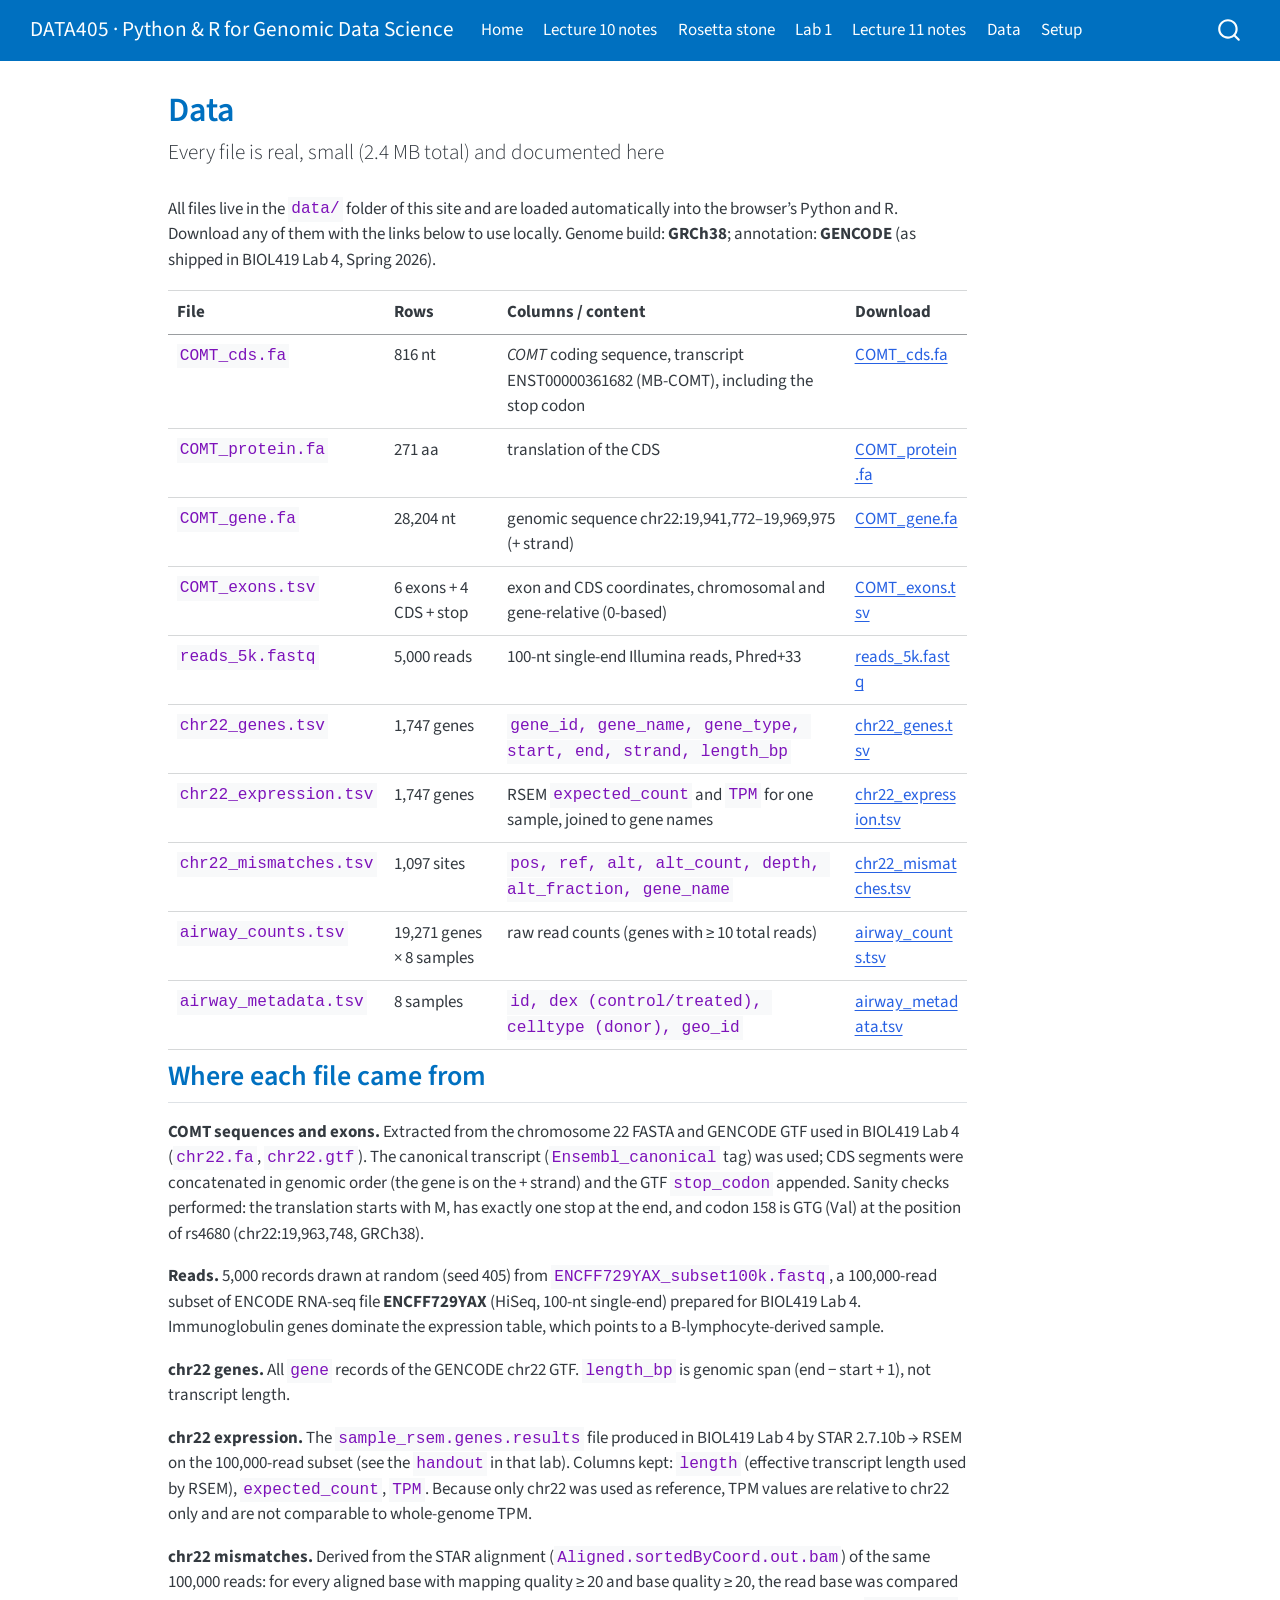
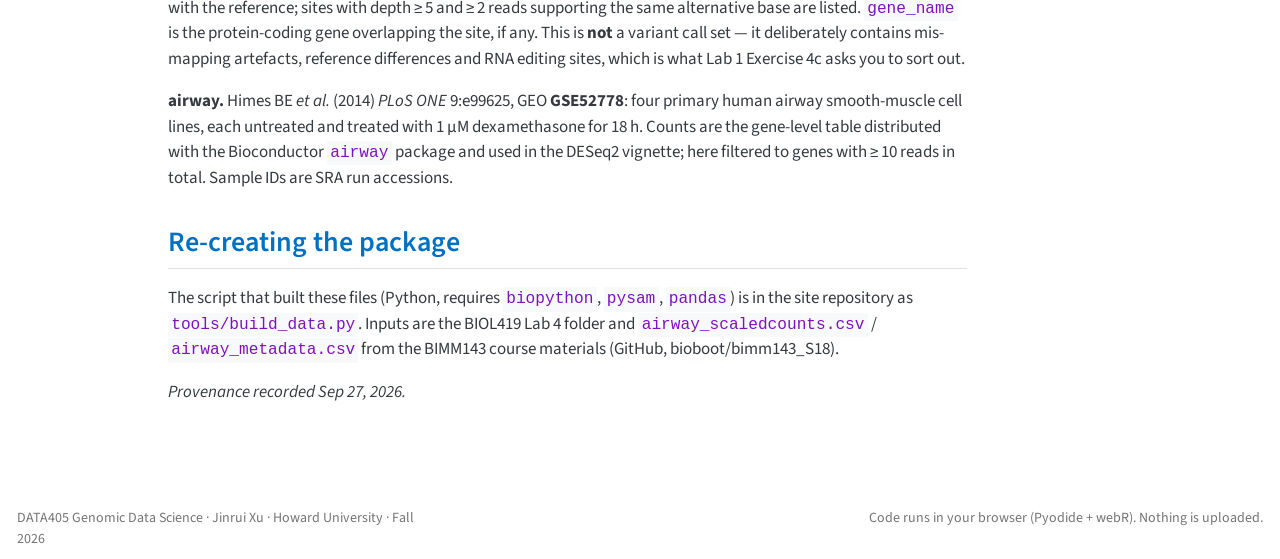
<file: docs/data.html>
<!DOCTYPE html>
<html xmlns="http://www.w3.org/1999/xhtml" lang="en" xml:lang="en"><head>

<meta charset="utf-8">
<meta name="generator" content="quarto-1.7.32">

<meta name="viewport" content="width=device-width, initial-scale=1.0, user-scalable=yes">


<title>Data – DATA405 · Python &amp; R for Genomic Data Science</title>
<style>
code{white-space: pre-wrap;}
span.smallcaps{font-variant: small-caps;}
div.columns{display: flex; gap: min(4vw, 1.5em);}
div.column{flex: auto; overflow-x: auto;}
div.hanging-indent{margin-left: 1.5em; text-indent: -1.5em;}
ul.task-list{list-style: none;}
ul.task-list li input[type="checkbox"] {
  width: 0.8em;
  margin: 0 0.8em 0.2em -1em; /* quarto-specific, see https://github.com/quarto-dev/quarto-cli/issues/4556 */ 
  vertical-align: middle;
}
</style>


<script src="site_libs/quarto-nav/quarto-nav.js"></script>
<script src="site_libs/quarto-nav/headroom.min.js"></script>
<script src="site_libs/clipboard/clipboard.min.js"></script>
<script src="site_libs/quarto-search/autocomplete.umd.js"></script>
<script src="site_libs/quarto-search/fuse.min.js"></script>
<script src="site_libs/quarto-search/quarto-search.js"></script>
<meta name="quarto:offset" content="./">
<script src="site_libs/quarto-html/quarto.js" type="module"></script>
<script src="site_libs/quarto-html/tabsets/tabsets.js" type="module"></script>
<script src="site_libs/quarto-html/popper.min.js"></script>
<script src="site_libs/quarto-html/tippy.umd.min.js"></script>
<script src="site_libs/quarto-html/anchor.min.js"></script>
<link href="site_libs/quarto-html/tippy.css" rel="stylesheet">
<link href="site_libs/quarto-html/quarto-syntax-highlighting-37eea08aefeeee20ff55810ff984fec1.css" rel="stylesheet" id="quarto-text-highlighting-styles">
<script src="site_libs/bootstrap/bootstrap.min.js"></script>
<link href="site_libs/bootstrap/bootstrap-icons.css" rel="stylesheet">
<link href="site_libs/bootstrap/bootstrap-c6fe8f099a88ecabc23f33ea3dbd3323.min.css" rel="stylesheet" append-hash="true" id="quarto-bootstrap" data-mode="light">
<script src="site_libs/quarto-contrib/live-runtime/live-runtime.js" type="module"></script>
<link href="site_libs/quarto-contrib/live-runtime/live-runtime.css" rel="stylesheet">
<script id="quarto-search-options" type="application/json">{
  "location": "navbar",
  "copy-button": false,
  "collapse-after": 3,
  "panel-placement": "end",
  "type": "overlay",
  "limit": 50,
  "keyboard-shortcut": [
    "f",
    "/",
    "s"
  ],
  "show-item-context": false,
  "language": {
    "search-no-results-text": "No results",
    "search-matching-documents-text": "matching documents",
    "search-copy-link-title": "Copy link to search",
    "search-hide-matches-text": "Hide additional matches",
    "search-more-match-text": "more match in this document",
    "search-more-matches-text": "more matches in this document",
    "search-clear-button-title": "Clear",
    "search-text-placeholder": "",
    "search-detached-cancel-button-title": "Cancel",
    "search-submit-button-title": "Submit",
    "search-label": "Search"
  }
}</script>
<script type="module" src="site_libs/quarto-ojs/quarto-ojs-runtime.js"></script>
<link href="site_libs/quarto-ojs/quarto-ojs.css" rel="stylesheet">


<link rel="stylesheet" href="styles.css">
</head>

<body class="nav-fixed quarto-light">

<div id="quarto-search-results"></div>
  <header id="quarto-header" class="headroom fixed-top">
    <nav class="navbar navbar-expand-lg " data-bs-theme="dark">
      <div class="navbar-container container-fluid">
      <div class="navbar-brand-container mx-auto">
    <a class="navbar-brand" href="./index.html">
    <span class="navbar-title">DATA405 · Python &amp; R for Genomic Data Science</span>
    </a>
  </div>
            <div id="quarto-search" class="" title="Search"></div>
          <button class="navbar-toggler" type="button" data-bs-toggle="collapse" data-bs-target="#navbarCollapse" aria-controls="navbarCollapse" role="menu" aria-expanded="false" aria-label="Toggle navigation" onclick="if (window.quartoToggleHeadroom) { window.quartoToggleHeadroom(); }">
  <span class="navbar-toggler-icon"></span>
</button>
          <div class="collapse navbar-collapse" id="navbarCollapse">
            <ul class="navbar-nav navbar-nav-scroll me-auto">
  <li class="nav-item">
    <a class="nav-link" href="./index.html"> 
<span class="menu-text">Home</span></a>
  </li>  
  <li class="nav-item">
    <a class="nav-link" href="./notes.html"> 
<span class="menu-text">Lecture 10 notes</span></a>
  </li>  
  <li class="nav-item">
    <a class="nav-link" href="./rosetta.html"> 
<span class="menu-text">Rosetta stone</span></a>
  </li>  
  <li class="nav-item">
    <a class="nav-link" href="./lab1.html"> 
<span class="menu-text">Lab 1</span></a>
  </li>  
  <li class="nav-item">
    <a class="nav-link" href="./stats.html"> 
<span class="menu-text">Lecture 11 notes</span></a>
  </li>  
  <li class="nav-item">
    <a class="nav-link active" href="./data.html" aria-current="page"> 
<span class="menu-text">Data</span></a>
  </li>  
  <li class="nav-item">
    <a class="nav-link" href="./setup.html"> 
<span class="menu-text">Setup</span></a>
  </li>  
</ul>
          </div> <!-- /navcollapse -->
            <div class="quarto-navbar-tools">
</div>
      </div> <!-- /container-fluid -->
    </nav>
</header>
<!-- content -->
<div id="quarto-content" class="quarto-container page-columns page-rows-contents page-layout-article page-navbar">
<!-- sidebar -->
<!-- margin-sidebar -->
    <div id="quarto-margin-sidebar" class="sidebar margin-sidebar">
        <nav id="TOC" role="doc-toc" class="toc-active">
    <h2 id="toc-title">On this page</h2>
   
  <ul>
  <li><a href="#where-each-file-came-from" id="toc-where-each-file-came-from" class="nav-link active" data-scroll-target="#where-each-file-came-from">Where each file came from</a></li>
  <li><a href="#re-creating-the-package" id="toc-re-creating-the-package" class="nav-link" data-scroll-target="#re-creating-the-package">Re-creating the package</a></li>
  </ul>
</nav>
    </div>
<!-- main -->
<main class="content" id="quarto-document-content">

<header id="title-block-header" class="quarto-title-block default">
<div class="quarto-title">
<h1 class="title">Data</h1>
<p class="subtitle lead">Every file is real, small (2.4 MB total) and documented here</p>
</div>



<div class="quarto-title-meta">

    
  
    
  </div>
  


</header>


<p>All files live in the <code>data/</code> folder of this site and are loaded automatically into the browser’s Python and R. Download any of them with the links below to use locally. Genome build: <strong>GRCh38</strong>; annotation: <strong>GENCODE</strong> (as shipped in BIOL419 Lab 4, Spring 2026).</p>
<table class="caption-top table">
<thead>
<tr class="header">
<th>File</th>
<th>Rows</th>
<th>Columns / content</th>
<th>Download</th>
</tr>
</thead>
<tbody>
<tr class="odd">
<td><code>COMT_cds.fa</code></td>
<td>816 nt</td>
<td><em>COMT</em> coding sequence, transcript ENST00000361682 (MB-COMT), including the stop codon</td>
<td><a href="data/COMT_cds.fa">COMT_cds.fa</a></td>
</tr>
<tr class="even">
<td><code>COMT_protein.fa</code></td>
<td>271 aa</td>
<td>translation of the CDS</td>
<td><a href="data/COMT_protein.fa">COMT_protein.fa</a></td>
</tr>
<tr class="odd">
<td><code>COMT_gene.fa</code></td>
<td>28,204 nt</td>
<td>genomic sequence chr22:19,941,772–19,969,975 (+ strand)</td>
<td><a href="data/COMT_gene.fa">COMT_gene.fa</a></td>
</tr>
<tr class="even">
<td><code>COMT_exons.tsv</code></td>
<td>6 exons + 4 CDS + stop</td>
<td>exon and CDS coordinates, chromosomal and gene-relative (0-based)</td>
<td><a href="data/COMT_exons.tsv">COMT_exons.tsv</a></td>
</tr>
<tr class="odd">
<td><code>reads_5k.fastq</code></td>
<td>5,000 reads</td>
<td>100-nt single-end Illumina reads, Phred+33</td>
<td><a href="data/reads_5k.fastq">reads_5k.fastq</a></td>
</tr>
<tr class="even">
<td><code>chr22_genes.tsv</code></td>
<td>1,747 genes</td>
<td><code>gene_id, gene_name, gene_type, start, end, strand, length_bp</code></td>
<td><a href="data/chr22_genes.tsv">chr22_genes.tsv</a></td>
</tr>
<tr class="odd">
<td><code>chr22_expression.tsv</code></td>
<td>1,747 genes</td>
<td>RSEM <code>expected_count</code> and <code>TPM</code> for one sample, joined to gene names</td>
<td><a href="data/chr22_expression.tsv">chr22_expression.tsv</a></td>
</tr>
<tr class="even">
<td><code>chr22_mismatches.tsv</code></td>
<td>1,097 sites</td>
<td><code>pos, ref, alt, alt_count, depth, alt_fraction, gene_name</code></td>
<td><a href="data/chr22_mismatches.tsv">chr22_mismatches.tsv</a></td>
</tr>
<tr class="odd">
<td><code>airway_counts.tsv</code></td>
<td>19,271 genes × 8 samples</td>
<td>raw read counts (genes with ≥ 10 total reads)</td>
<td><a href="data/airway_counts.tsv">airway_counts.tsv</a></td>
</tr>
<tr class="even">
<td><code>airway_metadata.tsv</code></td>
<td>8 samples</td>
<td><code>id, dex (control/treated), celltype (donor), geo_id</code></td>
<td><a href="data/airway_metadata.tsv">airway_metadata.tsv</a></td>
</tr>
</tbody>
</table>
<section id="where-each-file-came-from" class="level2">
<h2 class="anchored" data-anchor-id="where-each-file-came-from">Where each file came from</h2>
<p><strong>COMT sequences and exons.</strong> Extracted from the chromosome 22 FASTA and GENCODE GTF used in BIOL419 Lab 4 (<code>chr22.fa</code>, <code>chr22.gtf</code>). The canonical transcript (<code>Ensembl_canonical</code> tag) was used; CDS segments were concatenated in genomic order (the gene is on the + strand) and the GTF <code>stop_codon</code> appended. Sanity checks performed: the translation starts with M, has exactly one stop at the end, and codon 158 is GTG (Val) at the position of rs4680 (chr22:19,963,748, GRCh38).</p>
<p><strong>Reads.</strong> 5,000 records drawn at random (seed 405) from <code>ENCFF729YAX_subset100k.fastq</code>, a 100,000-read subset of ENCODE RNA-seq file <strong>ENCFF729YAX</strong> (HiSeq, 100-nt single-end) prepared for BIOL419 Lab 4. Immunoglobulin genes dominate the expression table, which points to a B-lymphocyte-derived sample.</p>
<p><strong>chr22 genes.</strong> All <code>gene</code> records of the GENCODE chr22 GTF. <code>length_bp</code> is genomic span (end − start + 1), not transcript length.</p>
<p><strong>chr22 expression.</strong> The <code>sample_rsem.genes.results</code> file produced in BIOL419 Lab 4 by STAR 2.7.10b → RSEM on the 100,000-read subset (see the <code>handout</code> in that lab). Columns kept: <code>length</code> (effective transcript length used by RSEM), <code>expected_count</code>, <code>TPM</code>. Because only chr22 was used as reference, TPM values are relative to chr22 only and are not comparable to whole-genome TPM.</p>
<p><strong>chr22 mismatches.</strong> Derived from the STAR alignment (<code>Aligned.sortedByCoord.out.bam</code>) of the same 100,000 reads: for every aligned base with mapping quality ≥ 20 and base quality ≥ 20, the read base was compared with the reference; sites with depth ≥ 5 and ≥ 2 reads supporting the same alternative base are listed. <code>gene_name</code> is the protein-coding gene overlapping the site, if any. This is <strong>not</strong> a variant call set — it deliberately contains mis-mapping artefacts, reference differences and RNA editing sites, which is what Lab 1 Exercise 4c asks you to sort out.</p>
<p><strong>airway.</strong> Himes BE <em>et al.</em> (2014) <em>PLoS ONE</em> 9:e99625, GEO <strong>GSE52778</strong>: four primary human airway smooth-muscle cell lines, each untreated and treated with 1 µM dexamethasone for 18 h. Counts are the gene-level table distributed with the Bioconductor <code>airway</code> package and used in the DESeq2 vignette; here filtered to genes with ≥ 10 reads in total. Sample IDs are SRA run accessions.</p>
</section>
<section id="re-creating-the-package" class="level2">
<h2 class="anchored" data-anchor-id="re-creating-the-package">Re-creating the package</h2>
<p>The script that built these files (Python, requires <code>biopython</code>, <code>pysam</code>, <code>pandas</code>) is in the site repository as <code>tools/build_data.py</code>. Inputs are the BIOL419 Lab 4 folder and <code>airway_scaledcounts.csv</code> / <code>airway_metadata.csv</code> from the BIMM143 course materials (GitHub, bioboot/bimm143_S18).</p>
<p><em>Provenance recorded Sep 27, 2026.</em></p>


<script type="ojs-module-contents">
eyJjb250ZW50cyI6W119
</script>
<div id="exercise-loading-indicator" class="exercise-loading-indicator d-none d-flex align-items-center gap-2">
<div id="exercise-loading-status" class="d-flex gap-2">

</div>
<div class="spinner-grow spinner-grow-sm">

</div>
</div>
<script type="vfs-file">
W10=
</script>
</section>

</main> <!-- /main -->
<script type="ojs-module-contents">
eyJjb250ZW50cyI6W119
</script>
<script type="module">
if (window.location.protocol === "file:") { alert("The OJS runtime does not work with file:// URLs. Please use a web server to view this document."); }
window._ojs.paths.runtimeToDoc = "../..";
window._ojs.paths.runtimeToRoot = "../..";
window._ojs.paths.docToRoot = "";
window._ojs.selfContained = false;
window._ojs.runtime.interpretFromScriptTags();
</script>
<script id="quarto-html-after-body" type="application/javascript">
  window.document.addEventListener("DOMContentLoaded", function (event) {
    const icon = "";
    const anchorJS = new window.AnchorJS();
    anchorJS.options = {
      placement: 'right',
      icon: icon
    };
    anchorJS.add('.anchored');
    const isCodeAnnotation = (el) => {
      for (const clz of el.classList) {
        if (clz.startsWith('code-annotation-')) {                     
          return true;
        }
      }
      return false;
    }
    const onCopySuccess = function(e) {
      // button target
      const button = e.trigger;
      // don't keep focus
      button.blur();
      // flash "checked"
      button.classList.add('code-copy-button-checked');
      var currentTitle = button.getAttribute("title");
      button.setAttribute("title", "Copied!");
      let tooltip;
      if (window.bootstrap) {
        button.setAttribute("data-bs-toggle", "tooltip");
        button.setAttribute("data-bs-placement", "left");
        button.setAttribute("data-bs-title", "Copied!");
        tooltip = new bootstrap.Tooltip(button, 
          { trigger: "manual", 
            customClass: "code-copy-button-tooltip",
            offset: [0, -8]});
        tooltip.show();    
      }
      setTimeout(function() {
        if (tooltip) {
          tooltip.hide();
          button.removeAttribute("data-bs-title");
          button.removeAttribute("data-bs-toggle");
          button.removeAttribute("data-bs-placement");
        }
        button.setAttribute("title", currentTitle);
        button.classList.remove('code-copy-button-checked');
      }, 1000);
      // clear code selection
      e.clearSelection();
    }
    const getTextToCopy = function(trigger) {
        const codeEl = trigger.previousElementSibling.cloneNode(true);
        for (const childEl of codeEl.children) {
          if (isCodeAnnotation(childEl)) {
            childEl.remove();
          }
        }
        return codeEl.innerText;
    }
    const clipboard = new window.ClipboardJS('.code-copy-button:not([data-in-quarto-modal])', {
      text: getTextToCopy
    });
    clipboard.on('success', onCopySuccess);
    if (window.document.getElementById('quarto-embedded-source-code-modal')) {
      const clipboardModal = new window.ClipboardJS('.code-copy-button[data-in-quarto-modal]', {
        text: getTextToCopy,
        container: window.document.getElementById('quarto-embedded-source-code-modal')
      });
      clipboardModal.on('success', onCopySuccess);
    }
      var localhostRegex = new RegExp(/^(?:http|https):\/\/localhost\:?[0-9]*\//);
      var mailtoRegex = new RegExp(/^mailto:/);
        var filterRegex = new RegExp('/' + window.location.host + '/');
      var isInternal = (href) => {
          return filterRegex.test(href) || localhostRegex.test(href) || mailtoRegex.test(href);
      }
      // Inspect non-navigation links and adorn them if external
     var links = window.document.querySelectorAll('a[href]:not(.nav-link):not(.navbar-brand):not(.toc-action):not(.sidebar-link):not(.sidebar-item-toggle):not(.pagination-link):not(.no-external):not([aria-hidden]):not(.dropdown-item):not(.quarto-navigation-tool):not(.about-link)');
      for (var i=0; i<links.length; i++) {
        const link = links[i];
        if (!isInternal(link.href)) {
          // undo the damage that might have been done by quarto-nav.js in the case of
          // links that we want to consider external
          if (link.dataset.originalHref !== undefined) {
            link.href = link.dataset.originalHref;
          }
        }
      }
    function tippyHover(el, contentFn, onTriggerFn, onUntriggerFn) {
      const config = {
        allowHTML: true,
        maxWidth: 500,
        delay: 100,
        arrow: false,
        appendTo: function(el) {
            return el.parentElement;
        },
        interactive: true,
        interactiveBorder: 10,
        theme: 'quarto',
        placement: 'bottom-start',
      };
      if (contentFn) {
        config.content = contentFn;
      }
      if (onTriggerFn) {
        config.onTrigger = onTriggerFn;
      }
      if (onUntriggerFn) {
        config.onUntrigger = onUntriggerFn;
      }
      window.tippy(el, config); 
    }
    const noterefs = window.document.querySelectorAll('a[role="doc-noteref"]');
    for (var i=0; i<noterefs.length; i++) {
      const ref = noterefs[i];
      tippyHover(ref, function() {
        // use id or data attribute instead here
        let href = ref.getAttribute('data-footnote-href') || ref.getAttribute('href');
        try { href = new URL(href).hash; } catch {}
        const id = href.replace(/^#\/?/, "");
        const note = window.document.getElementById(id);
        if (note) {
          return note.innerHTML;
        } else {
          return "";
        }
      });
    }
    const xrefs = window.document.querySelectorAll('a.quarto-xref');
    const processXRef = (id, note) => {
      // Strip column container classes
      const stripColumnClz = (el) => {
        el.classList.remove("page-full", "page-columns");
        if (el.children) {
          for (const child of el.children) {
            stripColumnClz(child);
          }
        }
      }
      stripColumnClz(note)
      if (id === null || id.startsWith('sec-')) {
        // Special case sections, only their first couple elements
        const container = document.createElement("div");
        if (note.children && note.children.length > 2) {
          container.appendChild(note.children[0].cloneNode(true));
          for (let i = 1; i < note.children.length; i++) {
            const child = note.children[i];
            if (child.tagName === "P" && child.innerText === "") {
              continue;
            } else {
              container.appendChild(child.cloneNode(true));
              break;
            }
          }
          if (window.Quarto?.typesetMath) {
            window.Quarto.typesetMath(container);
          }
          return container.innerHTML
        } else {
          if (window.Quarto?.typesetMath) {
            window.Quarto.typesetMath(note);
          }
          return note.innerHTML;
        }
      } else {
        // Remove any anchor links if they are present
        const anchorLink = note.querySelector('a.anchorjs-link');
        if (anchorLink) {
          anchorLink.remove();
        }
        if (window.Quarto?.typesetMath) {
          window.Quarto.typesetMath(note);
        }
        if (note.classList.contains("callout")) {
          return note.outerHTML;
        } else {
          return note.innerHTML;
        }
      }
    }
    for (var i=0; i<xrefs.length; i++) {
      const xref = xrefs[i];
      tippyHover(xref, undefined, function(instance) {
        instance.disable();
        let url = xref.getAttribute('href');
        let hash = undefined; 
        if (url.startsWith('#')) {
          hash = url;
        } else {
          try { hash = new URL(url).hash; } catch {}
        }
        if (hash) {
          const id = hash.replace(/^#\/?/, "");
          const note = window.document.getElementById(id);
          if (note !== null) {
            try {
              const html = processXRef(id, note.cloneNode(true));
              instance.setContent(html);
            } finally {
              instance.enable();
              instance.show();
            }
          } else {
            // See if we can fetch this
            fetch(url.split('#')[0])
            .then(res => res.text())
            .then(html => {
              const parser = new DOMParser();
              const htmlDoc = parser.parseFromString(html, "text/html");
              const note = htmlDoc.getElementById(id);
              if (note !== null) {
                const html = processXRef(id, note);
                instance.setContent(html);
              } 
            }).finally(() => {
              instance.enable();
              instance.show();
            });
          }
        } else {
          // See if we can fetch a full url (with no hash to target)
          // This is a special case and we should probably do some content thinning / targeting
          fetch(url)
          .then(res => res.text())
          .then(html => {
            const parser = new DOMParser();
            const htmlDoc = parser.parseFromString(html, "text/html");
            const note = htmlDoc.querySelector('main.content');
            if (note !== null) {
              // This should only happen for chapter cross references
              // (since there is no id in the URL)
              // remove the first header
              if (note.children.length > 0 && note.children[0].tagName === "HEADER") {
                note.children[0].remove();
              }
              const html = processXRef(null, note);
              instance.setContent(html);
            } 
          }).finally(() => {
            instance.enable();
            instance.show();
          });
        }
      }, function(instance) {
      });
    }
        let selectedAnnoteEl;
        const selectorForAnnotation = ( cell, annotation) => {
          let cellAttr = 'data-code-cell="' + cell + '"';
          let lineAttr = 'data-code-annotation="' +  annotation + '"';
          const selector = 'span[' + cellAttr + '][' + lineAttr + ']';
          return selector;
        }
        const selectCodeLines = (annoteEl) => {
          const doc = window.document;
          const targetCell = annoteEl.getAttribute("data-target-cell");
          const targetAnnotation = annoteEl.getAttribute("data-target-annotation");
          const annoteSpan = window.document.querySelector(selectorForAnnotation(targetCell, targetAnnotation));
          const lines = annoteSpan.getAttribute("data-code-lines").split(",");
          const lineIds = lines.map((line) => {
            return targetCell + "-" + line;
          })
          let top = null;
          let height = null;
          let parent = null;
          if (lineIds.length > 0) {
              //compute the position of the single el (top and bottom and make a div)
              const el = window.document.getElementById(lineIds[0]);
              top = el.offsetTop;
              height = el.offsetHeight;
              parent = el.parentElement.parentElement;
            if (lineIds.length > 1) {
              const lastEl = window.document.getElementById(lineIds[lineIds.length - 1]);
              const bottom = lastEl.offsetTop + lastEl.offsetHeight;
              height = bottom - top;
            }
            if (top !== null && height !== null && parent !== null) {
              // cook up a div (if necessary) and position it 
              let div = window.document.getElementById("code-annotation-line-highlight");
              if (div === null) {
                div = window.document.createElement("div");
                div.setAttribute("id", "code-annotation-line-highlight");
                div.style.position = 'absolute';
                parent.appendChild(div);
              }
              div.style.top = top - 2 + "px";
              div.style.height = height + 4 + "px";
              div.style.left = 0;
              let gutterDiv = window.document.getElementById("code-annotation-line-highlight-gutter");
              if (gutterDiv === null) {
                gutterDiv = window.document.createElement("div");
                gutterDiv.setAttribute("id", "code-annotation-line-highlight-gutter");
                gutterDiv.style.position = 'absolute';
                const codeCell = window.document.getElementById(targetCell);
                const gutter = codeCell.querySelector('.code-annotation-gutter');
                gutter.appendChild(gutterDiv);
              }
              gutterDiv.style.top = top - 2 + "px";
              gutterDiv.style.height = height + 4 + "px";
            }
            selectedAnnoteEl = annoteEl;
          }
        };
        const unselectCodeLines = () => {
          const elementsIds = ["code-annotation-line-highlight", "code-annotation-line-highlight-gutter"];
          elementsIds.forEach((elId) => {
            const div = window.document.getElementById(elId);
            if (div) {
              div.remove();
            }
          });
          selectedAnnoteEl = undefined;
        };
          // Handle positioning of the toggle
      window.addEventListener(
        "resize",
        throttle(() => {
          elRect = undefined;
          if (selectedAnnoteEl) {
            selectCodeLines(selectedAnnoteEl);
          }
        }, 10)
      );
      function throttle(fn, ms) {
      let throttle = false;
      let timer;
        return (...args) => {
          if(!throttle) { // first call gets through
              fn.apply(this, args);
              throttle = true;
          } else { // all the others get throttled
              if(timer) clearTimeout(timer); // cancel #2
              timer = setTimeout(() => {
                fn.apply(this, args);
                timer = throttle = false;
              }, ms);
          }
        };
      }
        // Attach click handler to the DT
        const annoteDls = window.document.querySelectorAll('dt[data-target-cell]');
        for (const annoteDlNode of annoteDls) {
          annoteDlNode.addEventListener('click', (event) => {
            const clickedEl = event.target;
            if (clickedEl !== selectedAnnoteEl) {
              unselectCodeLines();
              const activeEl = window.document.querySelector('dt[data-target-cell].code-annotation-active');
              if (activeEl) {
                activeEl.classList.remove('code-annotation-active');
              }
              selectCodeLines(clickedEl);
              clickedEl.classList.add('code-annotation-active');
            } else {
              // Unselect the line
              unselectCodeLines();
              clickedEl.classList.remove('code-annotation-active');
            }
          });
        }
    const findCites = (el) => {
      const parentEl = el.parentElement;
      if (parentEl) {
        const cites = parentEl.dataset.cites;
        if (cites) {
          return {
            el,
            cites: cites.split(' ')
          };
        } else {
          return findCites(el.parentElement)
        }
      } else {
        return undefined;
      }
    };
    var bibliorefs = window.document.querySelectorAll('a[role="doc-biblioref"]');
    for (var i=0; i<bibliorefs.length; i++) {
      const ref = bibliorefs[i];
      const citeInfo = findCites(ref);
      if (citeInfo) {
        tippyHover(citeInfo.el, function() {
          var popup = window.document.createElement('div');
          citeInfo.cites.forEach(function(cite) {
            var citeDiv = window.document.createElement('div');
            citeDiv.classList.add('hanging-indent');
            citeDiv.classList.add('csl-entry');
            var biblioDiv = window.document.getElementById('ref-' + cite);
            if (biblioDiv) {
              citeDiv.innerHTML = biblioDiv.innerHTML;
            }
            popup.appendChild(citeDiv);
          });
          return popup.innerHTML;
        });
      }
    }
  });
  </script>
</div> <!-- /content -->
<footer class="footer">
  <div class="nav-footer">
    <div class="nav-footer-left">
<p>DATA405 Genomic Data Science · Jinrui Xu · Howard University · Fall 2026</p>
</div>   
    <div class="nav-footer-center">
      &nbsp;
    </div>
    <div class="nav-footer-right">
<p>Code runs in your browser (Pyodide + webR). Nothing is uploaded.</p>
</div>
  </div>
</footer>




</body></html>
</file>
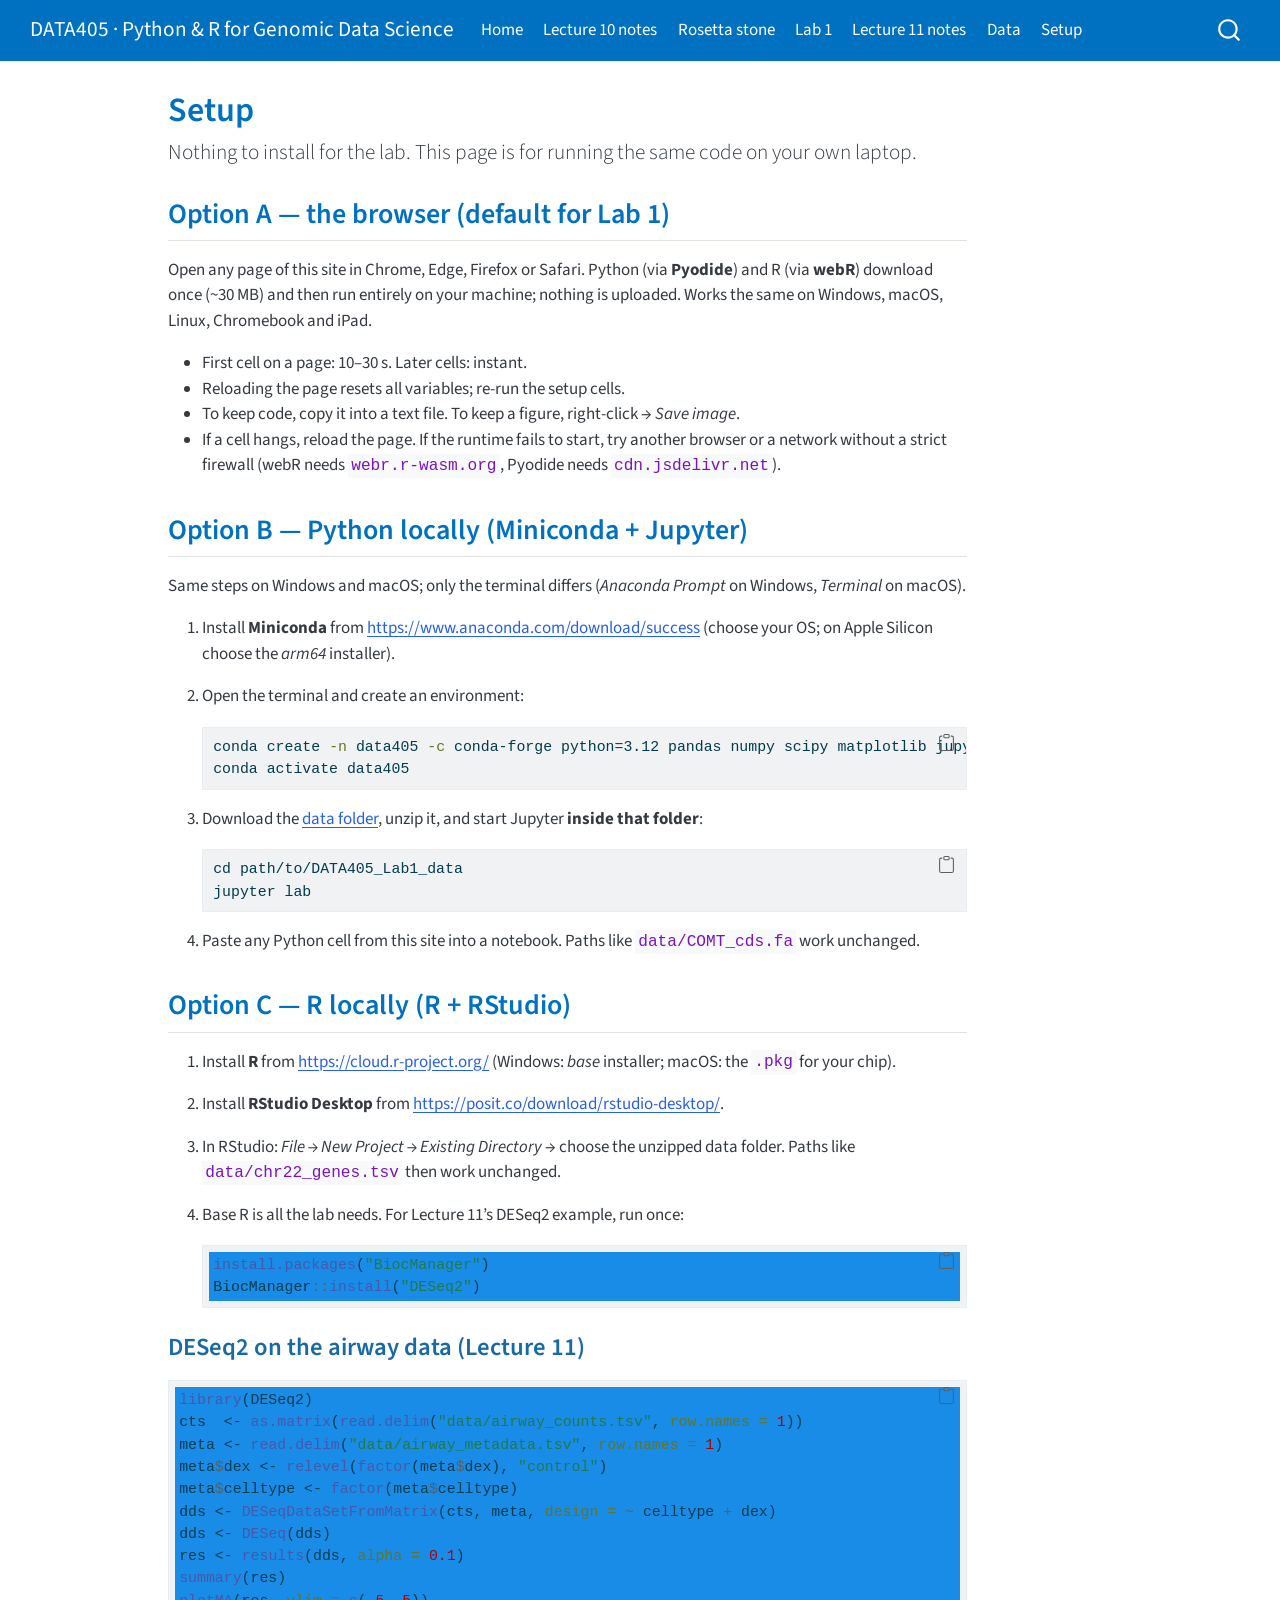
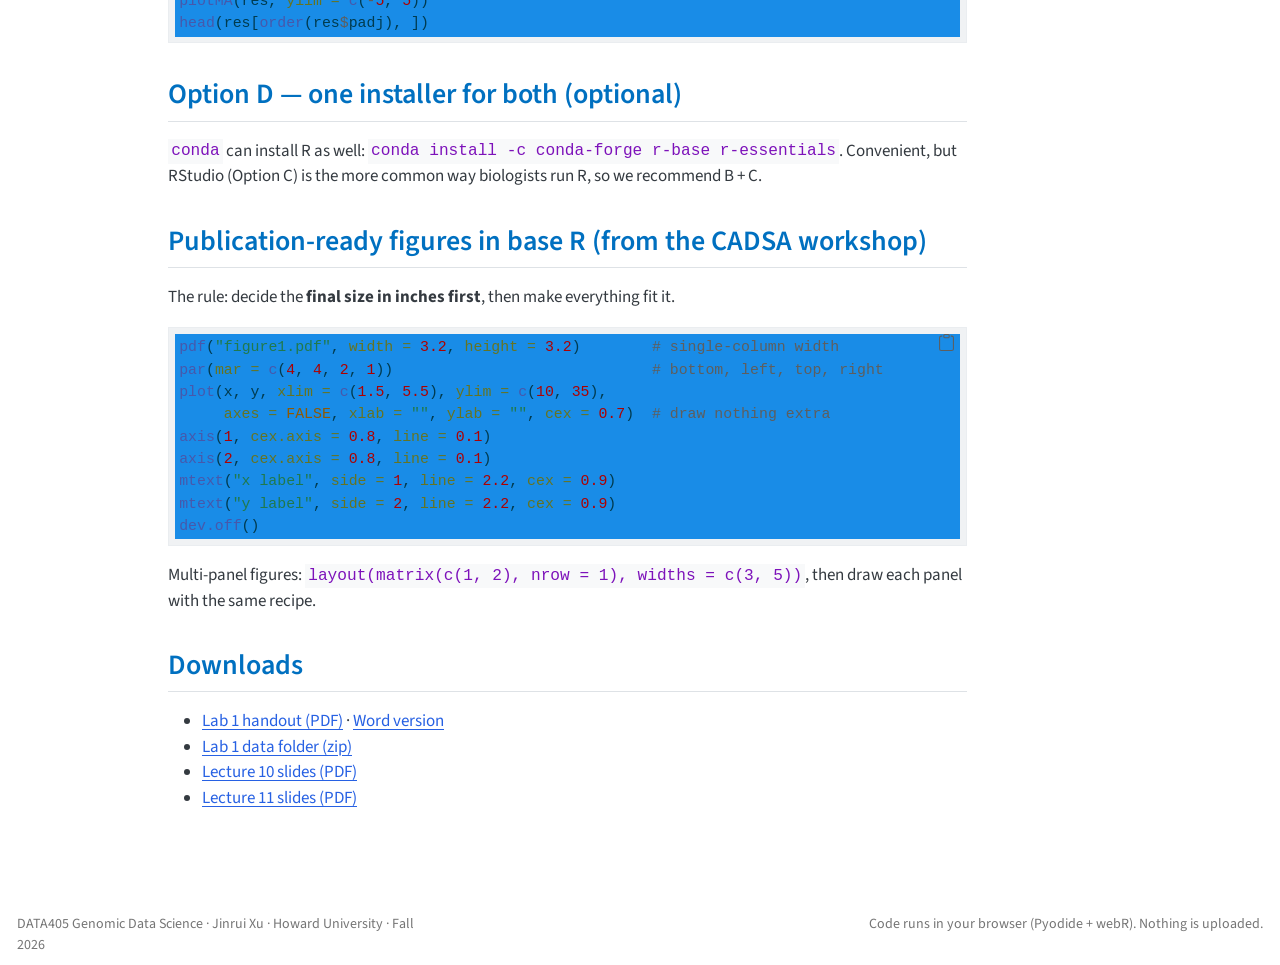
<file: docs/setup.html>
<!DOCTYPE html>
<html xmlns="http://www.w3.org/1999/xhtml" lang="en" xml:lang="en"><head>

<meta charset="utf-8">
<meta name="generator" content="quarto-1.7.32">

<meta name="viewport" content="width=device-width, initial-scale=1.0, user-scalable=yes">


<title>Setup – DATA405 · Python &amp; R for Genomic Data Science</title>
<style>
code{white-space: pre-wrap;}
span.smallcaps{font-variant: small-caps;}
div.columns{display: flex; gap: min(4vw, 1.5em);}
div.column{flex: auto; overflow-x: auto;}
div.hanging-indent{margin-left: 1.5em; text-indent: -1.5em;}
ul.task-list{list-style: none;}
ul.task-list li input[type="checkbox"] {
  width: 0.8em;
  margin: 0 0.8em 0.2em -1em; /* quarto-specific, see https://github.com/quarto-dev/quarto-cli/issues/4556 */ 
  vertical-align: middle;
}
/* CSS for syntax highlighting */
html { -webkit-text-size-adjust: 100%; }
pre > code.sourceCode { white-space: pre; position: relative; }
pre > code.sourceCode > span { display: inline-block; line-height: 1.25; }
pre > code.sourceCode > span:empty { height: 1.2em; }
.sourceCode { overflow: visible; }
code.sourceCode > span { color: inherit; text-decoration: inherit; }
div.sourceCode { margin: 1em 0; }
pre.sourceCode { margin: 0; }
@media screen {
div.sourceCode { overflow: auto; }
}
@media print {
pre > code.sourceCode { white-space: pre-wrap; }
pre > code.sourceCode > span { text-indent: -5em; padding-left: 5em; }
}
pre.numberSource code
  { counter-reset: source-line 0; }
pre.numberSource code > span
  { position: relative; left: -4em; counter-increment: source-line; }
pre.numberSource code > span > a:first-child::before
  { content: counter(source-line);
    position: relative; left: -1em; text-align: right; vertical-align: baseline;
    border: none; display: inline-block;
    -webkit-touch-callout: none; -webkit-user-select: none;
    -khtml-user-select: none; -moz-user-select: none;
    -ms-user-select: none; user-select: none;
    padding: 0 4px; width: 4em;
  }
pre.numberSource { margin-left: 3em;  padding-left: 4px; }
div.sourceCode
  {   }
@media screen {
pre > code.sourceCode > span > a:first-child::before { text-decoration: underline; }
}
</style>


<script src="site_libs/quarto-nav/quarto-nav.js"></script>
<script src="site_libs/quarto-nav/headroom.min.js"></script>
<script src="site_libs/clipboard/clipboard.min.js"></script>
<script src="site_libs/quarto-search/autocomplete.umd.js"></script>
<script src="site_libs/quarto-search/fuse.min.js"></script>
<script src="site_libs/quarto-search/quarto-search.js"></script>
<meta name="quarto:offset" content="./">
<script src="site_libs/quarto-html/quarto.js" type="module"></script>
<script src="site_libs/quarto-html/tabsets/tabsets.js" type="module"></script>
<script src="site_libs/quarto-html/popper.min.js"></script>
<script src="site_libs/quarto-html/tippy.umd.min.js"></script>
<script src="site_libs/quarto-html/anchor.min.js"></script>
<link href="site_libs/quarto-html/tippy.css" rel="stylesheet">
<link href="site_libs/quarto-html/quarto-syntax-highlighting-37eea08aefeeee20ff55810ff984fec1.css" rel="stylesheet" id="quarto-text-highlighting-styles">
<script src="site_libs/bootstrap/bootstrap.min.js"></script>
<link href="site_libs/bootstrap/bootstrap-icons.css" rel="stylesheet">
<link href="site_libs/bootstrap/bootstrap-c6fe8f099a88ecabc23f33ea3dbd3323.min.css" rel="stylesheet" append-hash="true" id="quarto-bootstrap" data-mode="light">
<script src="site_libs/quarto-contrib/live-runtime/live-runtime.js" type="module"></script>
<link href="site_libs/quarto-contrib/live-runtime/live-runtime.css" rel="stylesheet">
<script id="quarto-search-options" type="application/json">{
  "location": "navbar",
  "copy-button": false,
  "collapse-after": 3,
  "panel-placement": "end",
  "type": "overlay",
  "limit": 50,
  "keyboard-shortcut": [
    "f",
    "/",
    "s"
  ],
  "show-item-context": false,
  "language": {
    "search-no-results-text": "No results",
    "search-matching-documents-text": "matching documents",
    "search-copy-link-title": "Copy link to search",
    "search-hide-matches-text": "Hide additional matches",
    "search-more-match-text": "more match in this document",
    "search-more-matches-text": "more matches in this document",
    "search-clear-button-title": "Clear",
    "search-text-placeholder": "",
    "search-detached-cancel-button-title": "Cancel",
    "search-submit-button-title": "Submit",
    "search-label": "Search"
  }
}</script>
<script type="module" src="site_libs/quarto-ojs/quarto-ojs-runtime.js"></script>
<link href="site_libs/quarto-ojs/quarto-ojs.css" rel="stylesheet">


<link rel="stylesheet" href="styles.css">
</head>

<body class="nav-fixed quarto-light">

<div id="quarto-search-results"></div>
  <header id="quarto-header" class="headroom fixed-top">
    <nav class="navbar navbar-expand-lg " data-bs-theme="dark">
      <div class="navbar-container container-fluid">
      <div class="navbar-brand-container mx-auto">
    <a class="navbar-brand" href="./index.html">
    <span class="navbar-title">DATA405 · Python &amp; R for Genomic Data Science</span>
    </a>
  </div>
            <div id="quarto-search" class="" title="Search"></div>
          <button class="navbar-toggler" type="button" data-bs-toggle="collapse" data-bs-target="#navbarCollapse" aria-controls="navbarCollapse" role="menu" aria-expanded="false" aria-label="Toggle navigation" onclick="if (window.quartoToggleHeadroom) { window.quartoToggleHeadroom(); }">
  <span class="navbar-toggler-icon"></span>
</button>
          <div class="collapse navbar-collapse" id="navbarCollapse">
            <ul class="navbar-nav navbar-nav-scroll me-auto">
  <li class="nav-item">
    <a class="nav-link" href="./index.html"> 
<span class="menu-text">Home</span></a>
  </li>  
  <li class="nav-item">
    <a class="nav-link" href="./notes.html"> 
<span class="menu-text">Lecture 10 notes</span></a>
  </li>  
  <li class="nav-item">
    <a class="nav-link" href="./rosetta.html"> 
<span class="menu-text">Rosetta stone</span></a>
  </li>  
  <li class="nav-item">
    <a class="nav-link" href="./lab1.html"> 
<span class="menu-text">Lab 1</span></a>
  </li>  
  <li class="nav-item">
    <a class="nav-link" href="./stats.html"> 
<span class="menu-text">Lecture 11 notes</span></a>
  </li>  
  <li class="nav-item">
    <a class="nav-link" href="./data.html"> 
<span class="menu-text">Data</span></a>
  </li>  
  <li class="nav-item">
    <a class="nav-link active" href="./setup.html" aria-current="page"> 
<span class="menu-text">Setup</span></a>
  </li>  
</ul>
          </div> <!-- /navcollapse -->
            <div class="quarto-navbar-tools">
</div>
      </div> <!-- /container-fluid -->
    </nav>
</header>
<!-- content -->
<div id="quarto-content" class="quarto-container page-columns page-rows-contents page-layout-article page-navbar">
<!-- sidebar -->
<!-- margin-sidebar -->
    <div id="quarto-margin-sidebar" class="sidebar margin-sidebar">
        <nav id="TOC" role="doc-toc" class="toc-active">
    <h2 id="toc-title">On this page</h2>
   
  <ul>
  <li><a href="#option-a-the-browser-default-for-lab-1" id="toc-option-a-the-browser-default-for-lab-1" class="nav-link active" data-scroll-target="#option-a-the-browser-default-for-lab-1">Option A — the browser (default for Lab 1)</a></li>
  <li><a href="#option-b-python-locally-miniconda-jupyter" id="toc-option-b-python-locally-miniconda-jupyter" class="nav-link" data-scroll-target="#option-b-python-locally-miniconda-jupyter">Option B — Python locally (Miniconda + Jupyter)</a></li>
  <li><a href="#option-c-r-locally-r-rstudio" id="toc-option-c-r-locally-r-rstudio" class="nav-link" data-scroll-target="#option-c-r-locally-r-rstudio">Option C — R locally (R + RStudio)</a>
  <ul class="collapse">
  <li><a href="#deseq2-on-the-airway-data-lecture-11" id="toc-deseq2-on-the-airway-data-lecture-11" class="nav-link" data-scroll-target="#deseq2-on-the-airway-data-lecture-11">DESeq2 on the airway data (Lecture 11)</a></li>
  </ul></li>
  <li><a href="#option-d-one-installer-for-both-optional" id="toc-option-d-one-installer-for-both-optional" class="nav-link" data-scroll-target="#option-d-one-installer-for-both-optional">Option D — one installer for both (optional)</a></li>
  <li><a href="#publication-ready-figures-in-base-r-from-the-cadsa-workshop" id="toc-publication-ready-figures-in-base-r-from-the-cadsa-workshop" class="nav-link" data-scroll-target="#publication-ready-figures-in-base-r-from-the-cadsa-workshop">Publication-ready figures in base R (from the CADSA workshop)</a></li>
  <li><a href="#downloads" id="toc-downloads" class="nav-link" data-scroll-target="#downloads">Downloads</a></li>
  </ul>
</nav>
    </div>
<!-- main -->
<main class="content" id="quarto-document-content">

<header id="title-block-header" class="quarto-title-block default">
<div class="quarto-title">
<h1 class="title">Setup</h1>
<p class="subtitle lead">Nothing to install for the lab. This page is for running the same code on your own laptop.</p>
</div>



<div class="quarto-title-meta">

    
  
    
  </div>
  


</header>


<section id="option-a-the-browser-default-for-lab-1" class="level2">
<h2 class="anchored" data-anchor-id="option-a-the-browser-default-for-lab-1">Option A — the browser (default for Lab 1)</h2>
<p>Open any page of this site in Chrome, Edge, Firefox or Safari. Python (via <strong>Pyodide</strong>) and R (via <strong>webR</strong>) download once (~30 MB) and then run entirely on your machine; nothing is uploaded. Works the same on Windows, macOS, Linux, Chromebook and iPad.</p>
<ul>
<li>First cell on a page: 10–30 s. Later cells: instant.</li>
<li>Reloading the page resets all variables; re-run the setup cells.</li>
<li>To keep code, copy it into a text file. To keep a figure, right-click → <em>Save image</em>.</li>
<li>If a cell hangs, reload the page. If the runtime fails to start, try another browser or a network without a strict firewall (webR needs <code>webr.r-wasm.org</code>, Pyodide needs <code>cdn.jsdelivr.net</code>).</li>
</ul>
</section>
<section id="option-b-python-locally-miniconda-jupyter" class="level2">
<h2 class="anchored" data-anchor-id="option-b-python-locally-miniconda-jupyter">Option B — Python locally (Miniconda + Jupyter)</h2>
<p>Same steps on Windows and macOS; only the terminal differs (<em>Anaconda Prompt</em> on Windows, <em>Terminal</em> on macOS).</p>
<ol type="1">
<li><p>Install <strong>Miniconda</strong> from <a href="https://www.anaconda.com/download/success" class="uri">https://www.anaconda.com/download/success</a> (choose your OS; on Apple Silicon choose the <em>arm64</em> installer).</p></li>
<li><p>Open the terminal and create an environment:</p>
<div class="sourceCode" id="cb1"><pre class="sourceCode bash code-with-copy"><code class="sourceCode bash"><span id="cb1-1"><a href="#cb1-1" aria-hidden="true" tabindex="-1"></a><span class="ex">conda</span> create <span class="at">-n</span> data405 <span class="at">-c</span> conda-forge python=3.12 pandas numpy scipy matplotlib jupyterlab biopython <span class="at">-y</span></span>
<span id="cb1-2"><a href="#cb1-2" aria-hidden="true" tabindex="-1"></a><span class="ex">conda</span> activate data405</span></code><button title="Copy to Clipboard" class="code-copy-button"><i class="bi"></i></button></pre></div></li>
<li><p>Download the <a href="downloads/DATA405_Lab1_data.zip">data folder</a>, unzip it, and start Jupyter <strong>inside that folder</strong>:</p>
<div class="sourceCode" id="cb2"><pre class="sourceCode bash code-with-copy"><code class="sourceCode bash"><span id="cb2-1"><a href="#cb2-1" aria-hidden="true" tabindex="-1"></a><span class="bu">cd</span> path/to/DATA405_Lab1_data</span>
<span id="cb2-2"><a href="#cb2-2" aria-hidden="true" tabindex="-1"></a><span class="ex">jupyter</span> lab</span></code><button title="Copy to Clipboard" class="code-copy-button"><i class="bi"></i></button></pre></div></li>
<li><p>Paste any Python cell from this site into a notebook. Paths like <code>data/COMT_cds.fa</code> work unchanged.</p></li>
</ol>
</section>
<section id="option-c-r-locally-r-rstudio" class="level2">
<h2 class="anchored" data-anchor-id="option-c-r-locally-r-rstudio">Option C — R locally (R + RStudio)</h2>
<ol type="1">
<li><p>Install <strong>R</strong> from <a href="https://cloud.r-project.org/" class="uri">https://cloud.r-project.org/</a> (Windows: <em>base</em> installer; macOS: the <code>.pkg</code> for your chip).</p></li>
<li><p>Install <strong>RStudio Desktop</strong> from <a href="https://posit.co/download/rstudio-desktop/" class="uri">https://posit.co/download/rstudio-desktop/</a>.</p></li>
<li><p>In RStudio: <em>File → New Project → Existing Directory</em> → choose the unzipped data folder. Paths like <code>data/chr22_genes.tsv</code> then work unchanged.</p></li>
<li><p>Base R is all the lab needs. For Lecture 11’s DESeq2 example, run once:</p>
<div class="sourceCode" id="cb3"><pre class="sourceCode r code-with-copy"><code class="sourceCode r"><span id="cb3-1"><a href="#cb3-1" aria-hidden="true" tabindex="-1"></a><span class="fu">install.packages</span>(<span class="st">"BiocManager"</span>)</span>
<span id="cb3-2"><a href="#cb3-2" aria-hidden="true" tabindex="-1"></a>BiocManager<span class="sc">::</span><span class="fu">install</span>(<span class="st">"DESeq2"</span>)</span></code><button title="Copy to Clipboard" class="code-copy-button"><i class="bi"></i></button></pre></div></li>
</ol>
<section id="deseq2-on-the-airway-data-lecture-11" class="level3">
<h3 class="anchored" data-anchor-id="deseq2-on-the-airway-data-lecture-11">DESeq2 on the airway data (Lecture 11)</h3>
<div class="sourceCode" id="cb4"><pre class="sourceCode r code-with-copy"><code class="sourceCode r"><span id="cb4-1"><a href="#cb4-1" aria-hidden="true" tabindex="-1"></a><span class="fu">library</span>(DESeq2)</span>
<span id="cb4-2"><a href="#cb4-2" aria-hidden="true" tabindex="-1"></a>cts  <span class="ot">&lt;-</span> <span class="fu">as.matrix</span>(<span class="fu">read.delim</span>(<span class="st">"data/airway_counts.tsv"</span>, <span class="at">row.names =</span> <span class="dv">1</span>))</span>
<span id="cb4-3"><a href="#cb4-3" aria-hidden="true" tabindex="-1"></a>meta <span class="ot">&lt;-</span> <span class="fu">read.delim</span>(<span class="st">"data/airway_metadata.tsv"</span>, <span class="at">row.names =</span> <span class="dv">1</span>)</span>
<span id="cb4-4"><a href="#cb4-4" aria-hidden="true" tabindex="-1"></a>meta<span class="sc">$</span>dex <span class="ot">&lt;-</span> <span class="fu">relevel</span>(<span class="fu">factor</span>(meta<span class="sc">$</span>dex), <span class="st">"control"</span>)</span>
<span id="cb4-5"><a href="#cb4-5" aria-hidden="true" tabindex="-1"></a>meta<span class="sc">$</span>celltype <span class="ot">&lt;-</span> <span class="fu">factor</span>(meta<span class="sc">$</span>celltype)</span>
<span id="cb4-6"><a href="#cb4-6" aria-hidden="true" tabindex="-1"></a>dds <span class="ot">&lt;-</span> <span class="fu">DESeqDataSetFromMatrix</span>(cts, meta, <span class="at">design =</span> <span class="sc">~</span> celltype <span class="sc">+</span> dex)</span>
<span id="cb4-7"><a href="#cb4-7" aria-hidden="true" tabindex="-1"></a>dds <span class="ot">&lt;-</span> <span class="fu">DESeq</span>(dds)</span>
<span id="cb4-8"><a href="#cb4-8" aria-hidden="true" tabindex="-1"></a>res <span class="ot">&lt;-</span> <span class="fu">results</span>(dds, <span class="at">alpha =</span> <span class="fl">0.1</span>)</span>
<span id="cb4-9"><a href="#cb4-9" aria-hidden="true" tabindex="-1"></a><span class="fu">summary</span>(res)</span>
<span id="cb4-10"><a href="#cb4-10" aria-hidden="true" tabindex="-1"></a><span class="fu">plotMA</span>(res, <span class="at">ylim =</span> <span class="fu">c</span>(<span class="sc">-</span><span class="dv">5</span>, <span class="dv">5</span>))</span>
<span id="cb4-11"><a href="#cb4-11" aria-hidden="true" tabindex="-1"></a><span class="fu">head</span>(res[<span class="fu">order</span>(res<span class="sc">$</span>padj), ])</span></code><button title="Copy to Clipboard" class="code-copy-button"><i class="bi"></i></button></pre></div>
</section>
</section>
<section id="option-d-one-installer-for-both-optional" class="level2">
<h2 class="anchored" data-anchor-id="option-d-one-installer-for-both-optional">Option D — one installer for both (optional)</h2>
<p><code>conda</code> can install R as well: <code>conda install -c conda-forge r-base r-essentials</code>. Convenient, but RStudio (Option C) is the more common way biologists run R, so we recommend B + C.</p>
</section>
<section id="publication-ready-figures-in-base-r-from-the-cadsa-workshop" class="level2">
<h2 class="anchored" data-anchor-id="publication-ready-figures-in-base-r-from-the-cadsa-workshop">Publication-ready figures in base R (from the CADSA workshop)</h2>
<p>The rule: decide the <strong>final size in inches first</strong>, then make everything fit it.</p>
<div class="sourceCode" id="cb5"><pre class="sourceCode r code-with-copy"><code class="sourceCode r"><span id="cb5-1"><a href="#cb5-1" aria-hidden="true" tabindex="-1"></a><span class="fu">pdf</span>(<span class="st">"figure1.pdf"</span>, <span class="at">width =</span> <span class="fl">3.2</span>, <span class="at">height =</span> <span class="fl">3.2</span>)        <span class="co"># single-column width</span></span>
<span id="cb5-2"><a href="#cb5-2" aria-hidden="true" tabindex="-1"></a><span class="fu">par</span>(<span class="at">mar =</span> <span class="fu">c</span>(<span class="dv">4</span>, <span class="dv">4</span>, <span class="dv">2</span>, <span class="dv">1</span>))                             <span class="co"># bottom, left, top, right</span></span>
<span id="cb5-3"><a href="#cb5-3" aria-hidden="true" tabindex="-1"></a><span class="fu">plot</span>(x, y, <span class="at">xlim =</span> <span class="fu">c</span>(<span class="fl">1.5</span>, <span class="fl">5.5</span>), <span class="at">ylim =</span> <span class="fu">c</span>(<span class="dv">10</span>, <span class="dv">35</span>),</span>
<span id="cb5-4"><a href="#cb5-4" aria-hidden="true" tabindex="-1"></a>     <span class="at">axes =</span> <span class="cn">FALSE</span>, <span class="at">xlab =</span> <span class="st">""</span>, <span class="at">ylab =</span> <span class="st">""</span>, <span class="at">cex =</span> <span class="fl">0.7</span>)  <span class="co"># draw nothing extra</span></span>
<span id="cb5-5"><a href="#cb5-5" aria-hidden="true" tabindex="-1"></a><span class="fu">axis</span>(<span class="dv">1</span>, <span class="at">cex.axis =</span> <span class="fl">0.8</span>, <span class="at">line =</span> <span class="fl">0.1</span>)</span>
<span id="cb5-6"><a href="#cb5-6" aria-hidden="true" tabindex="-1"></a><span class="fu">axis</span>(<span class="dv">2</span>, <span class="at">cex.axis =</span> <span class="fl">0.8</span>, <span class="at">line =</span> <span class="fl">0.1</span>)</span>
<span id="cb5-7"><a href="#cb5-7" aria-hidden="true" tabindex="-1"></a><span class="fu">mtext</span>(<span class="st">"x label"</span>, <span class="at">side =</span> <span class="dv">1</span>, <span class="at">line =</span> <span class="fl">2.2</span>, <span class="at">cex =</span> <span class="fl">0.9</span>)</span>
<span id="cb5-8"><a href="#cb5-8" aria-hidden="true" tabindex="-1"></a><span class="fu">mtext</span>(<span class="st">"y label"</span>, <span class="at">side =</span> <span class="dv">2</span>, <span class="at">line =</span> <span class="fl">2.2</span>, <span class="at">cex =</span> <span class="fl">0.9</span>)</span>
<span id="cb5-9"><a href="#cb5-9" aria-hidden="true" tabindex="-1"></a><span class="fu">dev.off</span>()</span></code><button title="Copy to Clipboard" class="code-copy-button"><i class="bi"></i></button></pre></div>
<p>Multi-panel figures: <code>layout(matrix(c(1, 2), nrow = 1), widths = c(3, 5))</code>, then draw each panel with the same recipe.</p>
</section>
<section id="downloads" class="level2">
<h2 class="anchored" data-anchor-id="downloads">Downloads</h2>
<ul>
<li><a href="downloads/DATA405_Lab1_Handout.pdf">Lab 1 handout (PDF)</a> · <a href="downloads/DATA405_Lab1_Handout.docx">Word version</a></li>
<li><a href="downloads/DATA405_Lab1_data.zip">Lab 1 data folder (zip)</a></li>
<li><a href="downloads/DATA405_Lecture10_Python_and_R.pdf">Lecture 10 slides (PDF)</a></li>
<li><a href="downloads/DATA405_Lecture11_Probability_Statistics.pdf">Lecture 11 slides (PDF)</a></li>
</ul>


<script type="ojs-module-contents">
eyJjb250ZW50cyI6W119
</script>
<div id="exercise-loading-indicator" class="exercise-loading-indicator d-none d-flex align-items-center gap-2">
<div id="exercise-loading-status" class="d-flex gap-2">

</div>
<div class="spinner-grow spinner-grow-sm">

</div>
</div>
<script type="vfs-file">
W10=
</script>
</section>

</main> <!-- /main -->
<script type="ojs-module-contents">
eyJjb250ZW50cyI6W119
</script>
<script type="module">
if (window.location.protocol === "file:") { alert("The OJS runtime does not work with file:// URLs. Please use a web server to view this document."); }
window._ojs.paths.runtimeToDoc = "../..";
window._ojs.paths.runtimeToRoot = "../..";
window._ojs.paths.docToRoot = "";
window._ojs.selfContained = false;
window._ojs.runtime.interpretFromScriptTags();
</script>
<script id="quarto-html-after-body" type="application/javascript">
  window.document.addEventListener("DOMContentLoaded", function (event) {
    const icon = "";
    const anchorJS = new window.AnchorJS();
    anchorJS.options = {
      placement: 'right',
      icon: icon
    };
    anchorJS.add('.anchored');
    const isCodeAnnotation = (el) => {
      for (const clz of el.classList) {
        if (clz.startsWith('code-annotation-')) {                     
          return true;
        }
      }
      return false;
    }
    const onCopySuccess = function(e) {
      // button target
      const button = e.trigger;
      // don't keep focus
      button.blur();
      // flash "checked"
      button.classList.add('code-copy-button-checked');
      var currentTitle = button.getAttribute("title");
      button.setAttribute("title", "Copied!");
      let tooltip;
      if (window.bootstrap) {
        button.setAttribute("data-bs-toggle", "tooltip");
        button.setAttribute("data-bs-placement", "left");
        button.setAttribute("data-bs-title", "Copied!");
        tooltip = new bootstrap.Tooltip(button, 
          { trigger: "manual", 
            customClass: "code-copy-button-tooltip",
            offset: [0, -8]});
        tooltip.show();    
      }
      setTimeout(function() {
        if (tooltip) {
          tooltip.hide();
          button.removeAttribute("data-bs-title");
          button.removeAttribute("data-bs-toggle");
          button.removeAttribute("data-bs-placement");
        }
        button.setAttribute("title", currentTitle);
        button.classList.remove('code-copy-button-checked');
      }, 1000);
      // clear code selection
      e.clearSelection();
    }
    const getTextToCopy = function(trigger) {
        const codeEl = trigger.previousElementSibling.cloneNode(true);
        for (const childEl of codeEl.children) {
          if (isCodeAnnotation(childEl)) {
            childEl.remove();
          }
        }
        return codeEl.innerText;
    }
    const clipboard = new window.ClipboardJS('.code-copy-button:not([data-in-quarto-modal])', {
      text: getTextToCopy
    });
    clipboard.on('success', onCopySuccess);
    if (window.document.getElementById('quarto-embedded-source-code-modal')) {
      const clipboardModal = new window.ClipboardJS('.code-copy-button[data-in-quarto-modal]', {
        text: getTextToCopy,
        container: window.document.getElementById('quarto-embedded-source-code-modal')
      });
      clipboardModal.on('success', onCopySuccess);
    }
      var localhostRegex = new RegExp(/^(?:http|https):\/\/localhost\:?[0-9]*\//);
      var mailtoRegex = new RegExp(/^mailto:/);
        var filterRegex = new RegExp('/' + window.location.host + '/');
      var isInternal = (href) => {
          return filterRegex.test(href) || localhostRegex.test(href) || mailtoRegex.test(href);
      }
      // Inspect non-navigation links and adorn them if external
     var links = window.document.querySelectorAll('a[href]:not(.nav-link):not(.navbar-brand):not(.toc-action):not(.sidebar-link):not(.sidebar-item-toggle):not(.pagination-link):not(.no-external):not([aria-hidden]):not(.dropdown-item):not(.quarto-navigation-tool):not(.about-link)');
      for (var i=0; i<links.length; i++) {
        const link = links[i];
        if (!isInternal(link.href)) {
          // undo the damage that might have been done by quarto-nav.js in the case of
          // links that we want to consider external
          if (link.dataset.originalHref !== undefined) {
            link.href = link.dataset.originalHref;
          }
        }
      }
    function tippyHover(el, contentFn, onTriggerFn, onUntriggerFn) {
      const config = {
        allowHTML: true,
        maxWidth: 500,
        delay: 100,
        arrow: false,
        appendTo: function(el) {
            return el.parentElement;
        },
        interactive: true,
        interactiveBorder: 10,
        theme: 'quarto',
        placement: 'bottom-start',
      };
      if (contentFn) {
        config.content = contentFn;
      }
      if (onTriggerFn) {
        config.onTrigger = onTriggerFn;
      }
      if (onUntriggerFn) {
        config.onUntrigger = onUntriggerFn;
      }
      window.tippy(el, config); 
    }
    const noterefs = window.document.querySelectorAll('a[role="doc-noteref"]');
    for (var i=0; i<noterefs.length; i++) {
      const ref = noterefs[i];
      tippyHover(ref, function() {
        // use id or data attribute instead here
        let href = ref.getAttribute('data-footnote-href') || ref.getAttribute('href');
        try { href = new URL(href).hash; } catch {}
        const id = href.replace(/^#\/?/, "");
        const note = window.document.getElementById(id);
        if (note) {
          return note.innerHTML;
        } else {
          return "";
        }
      });
    }
    const xrefs = window.document.querySelectorAll('a.quarto-xref');
    const processXRef = (id, note) => {
      // Strip column container classes
      const stripColumnClz = (el) => {
        el.classList.remove("page-full", "page-columns");
        if (el.children) {
          for (const child of el.children) {
            stripColumnClz(child);
          }
        }
      }
      stripColumnClz(note)
      if (id === null || id.startsWith('sec-')) {
        // Special case sections, only their first couple elements
        const container = document.createElement("div");
        if (note.children && note.children.length > 2) {
          container.appendChild(note.children[0].cloneNode(true));
          for (let i = 1; i < note.children.length; i++) {
            const child = note.children[i];
            if (child.tagName === "P" && child.innerText === "") {
              continue;
            } else {
              container.appendChild(child.cloneNode(true));
              break;
            }
          }
          if (window.Quarto?.typesetMath) {
            window.Quarto.typesetMath(container);
          }
          return container.innerHTML
        } else {
          if (window.Quarto?.typesetMath) {
            window.Quarto.typesetMath(note);
          }
          return note.innerHTML;
        }
      } else {
        // Remove any anchor links if they are present
        const anchorLink = note.querySelector('a.anchorjs-link');
        if (anchorLink) {
          anchorLink.remove();
        }
        if (window.Quarto?.typesetMath) {
          window.Quarto.typesetMath(note);
        }
        if (note.classList.contains("callout")) {
          return note.outerHTML;
        } else {
          return note.innerHTML;
        }
      }
    }
    for (var i=0; i<xrefs.length; i++) {
      const xref = xrefs[i];
      tippyHover(xref, undefined, function(instance) {
        instance.disable();
        let url = xref.getAttribute('href');
        let hash = undefined; 
        if (url.startsWith('#')) {
          hash = url;
        } else {
          try { hash = new URL(url).hash; } catch {}
        }
        if (hash) {
          const id = hash.replace(/^#\/?/, "");
          const note = window.document.getElementById(id);
          if (note !== null) {
            try {
              const html = processXRef(id, note.cloneNode(true));
              instance.setContent(html);
            } finally {
              instance.enable();
              instance.show();
            }
          } else {
            // See if we can fetch this
            fetch(url.split('#')[0])
            .then(res => res.text())
            .then(html => {
              const parser = new DOMParser();
              const htmlDoc = parser.parseFromString(html, "text/html");
              const note = htmlDoc.getElementById(id);
              if (note !== null) {
                const html = processXRef(id, note);
                instance.setContent(html);
              } 
            }).finally(() => {
              instance.enable();
              instance.show();
            });
          }
        } else {
          // See if we can fetch a full url (with no hash to target)
          // This is a special case and we should probably do some content thinning / targeting
          fetch(url)
          .then(res => res.text())
          .then(html => {
            const parser = new DOMParser();
            const htmlDoc = parser.parseFromString(html, "text/html");
            const note = htmlDoc.querySelector('main.content');
            if (note !== null) {
              // This should only happen for chapter cross references
              // (since there is no id in the URL)
              // remove the first header
              if (note.children.length > 0 && note.children[0].tagName === "HEADER") {
                note.children[0].remove();
              }
              const html = processXRef(null, note);
              instance.setContent(html);
            } 
          }).finally(() => {
            instance.enable();
            instance.show();
          });
        }
      }, function(instance) {
      });
    }
        let selectedAnnoteEl;
        const selectorForAnnotation = ( cell, annotation) => {
          let cellAttr = 'data-code-cell="' + cell + '"';
          let lineAttr = 'data-code-annotation="' +  annotation + '"';
          const selector = 'span[' + cellAttr + '][' + lineAttr + ']';
          return selector;
        }
        const selectCodeLines = (annoteEl) => {
          const doc = window.document;
          const targetCell = annoteEl.getAttribute("data-target-cell");
          const targetAnnotation = annoteEl.getAttribute("data-target-annotation");
          const annoteSpan = window.document.querySelector(selectorForAnnotation(targetCell, targetAnnotation));
          const lines = annoteSpan.getAttribute("data-code-lines").split(",");
          const lineIds = lines.map((line) => {
            return targetCell + "-" + line;
          })
          let top = null;
          let height = null;
          let parent = null;
          if (lineIds.length > 0) {
              //compute the position of the single el (top and bottom and make a div)
              const el = window.document.getElementById(lineIds[0]);
              top = el.offsetTop;
              height = el.offsetHeight;
              parent = el.parentElement.parentElement;
            if (lineIds.length > 1) {
              const lastEl = window.document.getElementById(lineIds[lineIds.length - 1]);
              const bottom = lastEl.offsetTop + lastEl.offsetHeight;
              height = bottom - top;
            }
            if (top !== null && height !== null && parent !== null) {
              // cook up a div (if necessary) and position it 
              let div = window.document.getElementById("code-annotation-line-highlight");
              if (div === null) {
                div = window.document.createElement("div");
                div.setAttribute("id", "code-annotation-line-highlight");
                div.style.position = 'absolute';
                parent.appendChild(div);
              }
              div.style.top = top - 2 + "px";
              div.style.height = height + 4 + "px";
              div.style.left = 0;
              let gutterDiv = window.document.getElementById("code-annotation-line-highlight-gutter");
              if (gutterDiv === null) {
                gutterDiv = window.document.createElement("div");
                gutterDiv.setAttribute("id", "code-annotation-line-highlight-gutter");
                gutterDiv.style.position = 'absolute';
                const codeCell = window.document.getElementById(targetCell);
                const gutter = codeCell.querySelector('.code-annotation-gutter');
                gutter.appendChild(gutterDiv);
              }
              gutterDiv.style.top = top - 2 + "px";
              gutterDiv.style.height = height + 4 + "px";
            }
            selectedAnnoteEl = annoteEl;
          }
        };
        const unselectCodeLines = () => {
          const elementsIds = ["code-annotation-line-highlight", "code-annotation-line-highlight-gutter"];
          elementsIds.forEach((elId) => {
            const div = window.document.getElementById(elId);
            if (div) {
              div.remove();
            }
          });
          selectedAnnoteEl = undefined;
        };
          // Handle positioning of the toggle
      window.addEventListener(
        "resize",
        throttle(() => {
          elRect = undefined;
          if (selectedAnnoteEl) {
            selectCodeLines(selectedAnnoteEl);
          }
        }, 10)
      );
      function throttle(fn, ms) {
      let throttle = false;
      let timer;
        return (...args) => {
          if(!throttle) { // first call gets through
              fn.apply(this, args);
              throttle = true;
          } else { // all the others get throttled
              if(timer) clearTimeout(timer); // cancel #2
              timer = setTimeout(() => {
                fn.apply(this, args);
                timer = throttle = false;
              }, ms);
          }
        };
      }
        // Attach click handler to the DT
        const annoteDls = window.document.querySelectorAll('dt[data-target-cell]');
        for (const annoteDlNode of annoteDls) {
          annoteDlNode.addEventListener('click', (event) => {
            const clickedEl = event.target;
            if (clickedEl !== selectedAnnoteEl) {
              unselectCodeLines();
              const activeEl = window.document.querySelector('dt[data-target-cell].code-annotation-active');
              if (activeEl) {
                activeEl.classList.remove('code-annotation-active');
              }
              selectCodeLines(clickedEl);
              clickedEl.classList.add('code-annotation-active');
            } else {
              // Unselect the line
              unselectCodeLines();
              clickedEl.classList.remove('code-annotation-active');
            }
          });
        }
    const findCites = (el) => {
      const parentEl = el.parentElement;
      if (parentEl) {
        const cites = parentEl.dataset.cites;
        if (cites) {
          return {
            el,
            cites: cites.split(' ')
          };
        } else {
          return findCites(el.parentElement)
        }
      } else {
        return undefined;
      }
    };
    var bibliorefs = window.document.querySelectorAll('a[role="doc-biblioref"]');
    for (var i=0; i<bibliorefs.length; i++) {
      const ref = bibliorefs[i];
      const citeInfo = findCites(ref);
      if (citeInfo) {
        tippyHover(citeInfo.el, function() {
          var popup = window.document.createElement('div');
          citeInfo.cites.forEach(function(cite) {
            var citeDiv = window.document.createElement('div');
            citeDiv.classList.add('hanging-indent');
            citeDiv.classList.add('csl-entry');
            var biblioDiv = window.document.getElementById('ref-' + cite);
            if (biblioDiv) {
              citeDiv.innerHTML = biblioDiv.innerHTML;
            }
            popup.appendChild(citeDiv);
          });
          return popup.innerHTML;
        });
      }
    }
  });
  </script>
</div> <!-- /content -->
<footer class="footer">
  <div class="nav-footer">
    <div class="nav-footer-left">
<p>DATA405 Genomic Data Science · Jinrui Xu · Howard University · Fall 2026</p>
</div>   
    <div class="nav-footer-center">
      &nbsp;
    </div>
    <div class="nav-footer-right">
<p>Code runs in your browser (Pyodide + webR). Nothing is uploaded.</p>
</div>
  </div>
</footer>




</body></html>
</file>
<file: docs/site_libs/quarto-html/tippy.css>
.tippy-box[data-animation=fade][data-state=hidden]{opacity:0}[data-tippy-root]{max-width:calc(100vw - 10px)}.tippy-box{position:relative;background-color:#333;color:#fff;border-radius:4px;font-size:14px;line-height:1.4;white-space:normal;outline:0;transition-property:transform,visibility,opacity}.tippy-box[data-placement^=top]>.tippy-arrow{bottom:0}.tippy-box[data-placement^=top]>.tippy-arrow:before{bottom:-7px;left:0;border-width:8px 8px 0;border-top-color:initial;transform-origin:center top}.tippy-box[data-placement^=bottom]>.tippy-arrow{top:0}.tippy-box[data-placement^=bottom]>.tippy-arrow:before{top:-7px;left:0;border-width:0 8px 8px;border-bottom-color:initial;transform-origin:center bottom}.tippy-box[data-placement^=left]>.tippy-arrow{right:0}.tippy-box[data-placement^=left]>.tippy-arrow:before{border-width:8px 0 8px 8px;border-left-color:initial;right:-7px;transform-origin:center left}.tippy-box[data-placement^=right]>.tippy-arrow{left:0}.tippy-box[data-placement^=right]>.tippy-arrow:before{left:-7px;border-width:8px 8px 8px 0;border-right-color:initial;transform-origin:center right}.tippy-box[data-inertia][data-state=visible]{transition-timing-function:cubic-bezier(.54,1.5,.38,1.11)}.tippy-arrow{width:16px;height:16px;color:#333}.tippy-arrow:before{content:"";position:absolute;border-color:transparent;border-style:solid}.tippy-content{position:relative;padding:5px 9px;z-index:1}
</file>
<file: docs/site_libs/quarto-html/quarto-syntax-highlighting-37eea08aefeeee20ff55810ff984fec1.css>
/* quarto syntax highlight colors */
:root {
  --quarto-hl-ot-color: #003B4F;
  --quarto-hl-at-color: #657422;
  --quarto-hl-ss-color: #20794D;
  --quarto-hl-an-color: #5E5E5E;
  --quarto-hl-fu-color: #4758AB;
  --quarto-hl-st-color: #20794D;
  --quarto-hl-cf-color: #003B4F;
  --quarto-hl-op-color: #5E5E5E;
  --quarto-hl-er-color: #AD0000;
  --quarto-hl-bn-color: #AD0000;
  --quarto-hl-al-color: #AD0000;
  --quarto-hl-va-color: #111111;
  --quarto-hl-bu-color: inherit;
  --quarto-hl-ex-color: inherit;
  --quarto-hl-pp-color: #AD0000;
  --quarto-hl-in-color: #5E5E5E;
  --quarto-hl-vs-color: #20794D;
  --quarto-hl-wa-color: #5E5E5E;
  --quarto-hl-do-color: #5E5E5E;
  --quarto-hl-im-color: #00769E;
  --quarto-hl-ch-color: #20794D;
  --quarto-hl-dt-color: #AD0000;
  --quarto-hl-fl-color: #AD0000;
  --quarto-hl-co-color: #5E5E5E;
  --quarto-hl-cv-color: #5E5E5E;
  --quarto-hl-cn-color: #8f5902;
  --quarto-hl-sc-color: #5E5E5E;
  --quarto-hl-dv-color: #AD0000;
  --quarto-hl-kw-color: #003B4F;
}

/* other quarto variables */
:root {
  --quarto-font-monospace: SFMono-Regular, Menlo, Monaco, Consolas, "Liberation Mono", "Courier New", monospace;
}

/* syntax highlight based on Pandoc's rules */
pre > code.sourceCode > span {
  color: #003B4F;
}

code.sourceCode > span {
  color: #003B4F;
}

div.sourceCode,
div.sourceCode pre.sourceCode {
  color: #003B4F;
}

/* Normal */
code span {
  color: #003B4F;
}

/* Alert */
code span.al {
  color: #AD0000;
  font-style: inherit;
}

/* Annotation */
code span.an {
  color: #5E5E5E;
  font-style: inherit;
}

/* Attribute */
code span.at {
  color: #657422;
  font-style: inherit;
}

/* BaseN */
code span.bn {
  color: #AD0000;
  font-style: inherit;
}

/* BuiltIn */
code span.bu {
  font-style: inherit;
}

/* ControlFlow */
code span.cf {
  color: #003B4F;
  font-weight: bold;
  font-style: inherit;
}

/* Char */
code span.ch {
  color: #20794D;
  font-style: inherit;
}

/* Constant */
code span.cn {
  color: #8f5902;
  font-style: inherit;
}

/* Comment */
code span.co {
  color: #5E5E5E;
  font-style: inherit;
}

/* CommentVar */
code span.cv {
  color: #5E5E5E;
  font-style: italic;
}

/* Documentation */
code span.do {
  color: #5E5E5E;
  font-style: italic;
}

/* DataType */
code span.dt {
  color: #AD0000;
  font-style: inherit;
}

/* DecVal */
code span.dv {
  color: #AD0000;
  font-style: inherit;
}

/* Error */
code span.er {
  color: #AD0000;
  font-style: inherit;
}

/* Extension */
code span.ex {
  font-style: inherit;
}

/* Float */
code span.fl {
  color: #AD0000;
  font-style: inherit;
}

/* Function */
code span.fu {
  color: #4758AB;
  font-style: inherit;
}

/* Import */
code span.im {
  color: #00769E;
  font-style: inherit;
}

/* Information */
code span.in {
  color: #5E5E5E;
  font-style: inherit;
}

/* Keyword */
code span.kw {
  color: #003B4F;
  font-weight: bold;
  font-style: inherit;
}

/* Operator */
code span.op {
  color: #5E5E5E;
  font-style: inherit;
}

/* Other */
code span.ot {
  color: #003B4F;
  font-style: inherit;
}

/* Preprocessor */
code span.pp {
  color: #AD0000;
  font-style: inherit;
}

/* SpecialChar */
code span.sc {
  color: #5E5E5E;
  font-style: inherit;
}

/* SpecialString */
code span.ss {
  color: #20794D;
  font-style: inherit;
}

/* String */
code span.st {
  color: #20794D;
  font-style: inherit;
}

/* Variable */
code span.va {
  color: #111111;
  font-style: inherit;
}

/* VerbatimString */
code span.vs {
  color: #20794D;
  font-style: inherit;
}

/* Warning */
code span.wa {
  color: #5E5E5E;
  font-style: italic;
}

.prevent-inlining {
  content: "</";
}

/*# sourceMappingURL=27d3d809615f7771493d095567f04340.css.map */
</file>
<file: docs/site_libs/quarto-contrib/live-runtime/live-runtime.css>
.quarto-light{--exercise-main-color: var(--bs-body-color, var(--r-main-color, #212529));--exercise-output-color: var(--bs-black, #000000);--exercise-main-bg: var(--bs-body-bg, var(--r-background-color, #ffffff));--exercise-primary-rgb: var(--bs-primary-rgb, 13, 110, 253);--exercise-gray: var(--bs-gray-300, #dee2e6);--exercise-cap-bg: var(--bs-light-bg-subtle, #f8f8f8);--exercise-line-bg: rgba(var(--exercise-primary-rgb), .05);--exercise-line-gutter-bg: rgba(var(--exercise-primary-rgb), .1);--exercise-code-block-color: var(--quarto-scss-export-code-block-color, var(--exercise-main-color));--exercise-code-block-bg: var(--quarto-scss-export-code-block-bg, var(--exercise-main-bg))}.quarto-dark{--exercise-main-color: var(--bs-body-color, var(--r-main-color, #ffffff));--exercise-output-color: var(--bs-body-color, #ffffff);--exercise-main-bg: var(--bs-body-bg, var(--r-background-color, #222222));--exercise-primary-rgb: var(--bs-primary-rgb, 55, 90, 127);--exercise-gray: var(--bs-gray-700, #434343);--exercise-cap-bg: var(--bs-card-cap-bg, #505050);--exercise-line-bg: rgba(var(--exercise-primary-rgb), .2);--exercise-line-gutter-bg: rgba(var(--exercise-primary-rgb), .4);--exercise-code-block-color: var(--quarto-scss-export-code-block-color, var(--exercise-main-color));--exercise-code-block-bg: var(--quarto-scss-export-code-block-bg, var(--exercise-main-bg))}.webr-ojs-exercise.exercise-solution,.webr-ojs-exercise.exercise-hint{border:var(--exercise-gray) 1px solid;border-radius:5px;padding:1rem}.exercise-hint .exercise-hint,.exercise-solution .exercise-solution{border:none;padding:0}.webr-ojs-exercise.exercise-solution>.callout,.webr-ojs-exercise.exercise-hint>.callout{margin:-1rem;border:0}#exercise-loading-indicator{position:fixed;bottom:0;right:0;font-size:1.2rem;padding:.2rem .75rem;border:1px solid var(--exercise-gray);background-color:var(--exercise-cap-bg);border-top-left-radius:5px}#exercise-loading-indicator>.spinner-grow{min-width:1rem}.exercise-loading-details+.exercise-loading-details:before{content:"/ "}@media only screen and (max-width: 576px){#exercise-loading-indicator{font-size:.8rem;padding:.1rem .5rem}#exercise-loading-indicator>.spinner-grow{min-width:.66rem}#exercise-loading-indicator .gap-2{gap:.2rem!important}#exercise-loading-indicator .spinner-grow{--bs-spinner-width: .66rem;--bs-spinner-height: .66rem}}.btn.btn-exercise-editor:disabled,.btn.btn-exercise-editor.disabled,.btn-exercise-editor fieldset:disabled .btn{transition:opacity .5s}.card.exercise-editor .card-header a.btn{--bs-btn-padding-x: .5rem;--bs-btn-padding-y: .15rem;--bs-btn-font-size: .75rem}.quarto-dark .card.exercise-editor .card-header .btn.btn-outline-dark{--bs-btn-color: #f8f8f8;--bs-btn-border-color: #f8f8f8;--bs-btn-hover-color: #000;--bs-btn-hover-bg: #f8f8f8;--bs-btn-hover-border-color: #f8f8f8;--bs-btn-focus-shadow-rgb: 248, 248, 248;--bs-btn-active-color: #000;--bs-btn-active-bg: #f8f8f8;--bs-btn-active-border-color: #f8f8f8;--bs-btn-active-shadow: inset 0 3px 5px rgba(0, 0, 0, .125);--bs-btn-disabled-color: #f8f8f8;--bs-btn-disabled-bg: transparent;--bs-btn-disabled-border-color: #f8f8f8;--bs-btn-bg: transparent;--bs-gradient: none}.card.exercise-editor{--exercise-min-lines: 0;--exercise-max-lines: infinity;--exercise-font-size: var(--bs-body-font-size, 1rem)}.card.exercise-editor .card-header{padding:.5rem 1rem;background-color:var(--exercise-cap-bg);border-bottom:1px solid rgba(0,0,0,.175)}.card.exercise-editor .cm-editor{color:var(--exercise-code-block-color);background-color:var(--exercise-code-block-bg);max-height:calc(var(--exercise-max-lines) * 1.4 * var(--exercise-font-size) + 8px)}.card.exercise-editor .cm-content{caret-color:var(--exercise-code-block-color)}.card.exercise-editor .cm-cursor,.card.exercise-editor .cm-dropCursor{border-left-color:var(--exercise-code-block-color)}.card.exercise-editor .cm-focused .cm-selectionBackgroundm .cm-selectionBackground,.card.exercise-editor .cm-content ::selection{background-color:rgba(var(--exercise-primary-rgb),.1)}.card.exercise-editor .cm-activeLine{background-color:var(--exercise-line-bg)}.card.exercise-editor .cm-activeLineGutter{background-color:var(--exercise-line-gutter-bg)}.card.exercise-editor .cm-gutters{background-color:var(--exercise-cap-bg);color:var(--exercise-main-color);border-right:1px solid var(--exercise-gray)}.card.exercise-editor .cm-content,.card.exercise-editor .cm-gutter{min-height:calc(var(--exercise-min-lines) * 1.4 * var(--exercise-font-size) + 8px)}.card.exercise-editor .cm-scroller{line-height:1.4;overflow:auto}:root{--exercise-editor-hl-al: var(--quarto-hl-al-color, #AD0000);--exercise-editor-hl-an: var(--quarto-hl-an-color, #5E5E5E);--exercise-editor-hl-at: var(--quarto-hl-at-color, #657422);--exercise-editor-hl-bn: var(--quarto-hl-bn-color, #AD0000);--exercise-editor-hl-ch: var(--quarto-hl-ch-color, #20794D);--exercise-editor-hl-co: var(--quarto-hl-co-color, #5E5E5E);--exercise-editor-hl-cv: var(--quarto-hl-cv-color, #5E5E5E);--exercise-editor-hl-cn: var(--quarto-hl-cn-color, #8f5902);--exercise-editor-hl-cf: var(--quarto-hl-cf-color, #003B4F);--exercise-editor-hl-dt: var(--quarto-hl-dt-color, #AD0000);--exercise-editor-hl-dv: var(--quarto-hl-dv-color, #AD0000);--exercise-editor-hl-do: var(--quarto-hl-do-color, #5E5E5E);--exercise-editor-hl-er: var(--quarto-hl-er-color, #AD0000);--exercise-editor-hl-fl: var(--quarto-hl-fl-color, #AD0000);--exercise-editor-hl-fu: var(--quarto-hl-fu-color, #4758AB);--exercise-editor-hl-im: var(--quarto-hl-im-color, #00769E);--exercise-editor-hl-in: var(--quarto-hl-in-color, #5E5E5E);--exercise-editor-hl-kw: var(--quarto-hl-kw-color, #003B4F);--exercise-editor-hl-op: var(--quarto-hl-op-color, #5E5E5E);--exercise-editor-hl-ot: var(--quarto-hl-ot-color, #003B4F);--exercise-editor-hl-pp: var(--quarto-hl-pp-color, #AD0000);--exercise-editor-hl-sc: var(--quarto-hl-sc-color, #5E5E5E);--exercise-editor-hl-ss: var(--quarto-hl-ss-color, #20794D);--exercise-editor-hl-st: var(--quarto-hl-st-color, #20794D);--exercise-editor-hl-va: var(--quarto-hl-va-color, #111111);--exercise-editor-hl-vs: var(--quarto-hl-vs-color, #20794D);--exercise-editor-hl-wa: var(--quarto-hl-wa-color, #5E5E5E)}*[data-bs-theme=dark]{--exercise-editor-hl-al: var(--quarto-hl-al-color, #f07178);--exercise-editor-hl-an: var(--quarto-hl-an-color, #d4d0ab);--exercise-editor-hl-at: var(--quarto-hl-at-color, #00e0e0);--exercise-editor-hl-bn: var(--quarto-hl-bn-color, #d4d0ab);--exercise-editor-hl-bu: var(--quarto-hl-bu-color, #abe338);--exercise-editor-hl-ch: var(--quarto-hl-ch-color, #abe338);--exercise-editor-hl-co: var(--quarto-hl-co-color, #f8f8f2);--exercise-editor-hl-cv: var(--quarto-hl-cv-color, #ffd700);--exercise-editor-hl-cn: var(--quarto-hl-cn-color, #ffd700);--exercise-editor-hl-cf: var(--quarto-hl-cf-color, #ffa07a);--exercise-editor-hl-dt: var(--quarto-hl-dt-color, #ffa07a);--exercise-editor-hl-dv: var(--quarto-hl-dv-color, #d4d0ab);--exercise-editor-hl-do: var(--quarto-hl-do-color, #f8f8f2);--exercise-editor-hl-er: var(--quarto-hl-er-color, #f07178);--exercise-editor-hl-ex: var(--quarto-hl-ex-color, #00e0e0);--exercise-editor-hl-fl: var(--quarto-hl-fl-color, #d4d0ab);--exercise-editor-hl-fu: var(--quarto-hl-fu-color, #ffa07a);--exercise-editor-hl-im: var(--quarto-hl-im-color, #abe338);--exercise-editor-hl-in: var(--quarto-hl-in-color, #d4d0ab);--exercise-editor-hl-kw: var(--quarto-hl-kw-color, #ffa07a);--exercise-editor-hl-op: var(--quarto-hl-op-color, #ffa07a);--exercise-editor-hl-ot: var(--quarto-hl-ot-color, #00e0e0);--exercise-editor-hl-pp: var(--quarto-hl-pp-color, #dcc6e0);--exercise-editor-hl-re: var(--quarto-hl-re-color, #00e0e0);--exercise-editor-hl-sc: var(--quarto-hl-sc-color, #abe338);--exercise-editor-hl-ss: var(--quarto-hl-ss-color, #abe338);--exercise-editor-hl-st: var(--quarto-hl-st-color, #abe338);--exercise-editor-hl-va: var(--quarto-hl-va-color, #00e0e0);--exercise-editor-hl-vs: var(--quarto-hl-vs-color, #abe338);--exercise-editor-hl-wa: var(--quarto-hl-wa-color, #dcc6e0)}pre>code.sourceCode span.tok-keyword,.exercise-editor-body>.cm-editor span.tok-keyword{color:var(--exercise-editor-hl-kw)}pre>code.sourceCode span.tok-operator,.exercise-editor-body>.cm-editor span.tok-operator{color:var(--exercise-editor-hl-op)}pre>code.sourceCode span.tok-definitionOperator,.exercise-editor-body>.cm-editor span.tok-definitionOperator{color:var(--exercise-editor-hl-ot)}pre>code.sourceCode span.tok-compareOperator,.exercise-editor-body>.cm-editor span.tok-compareOperator{color:var(--exercise-editor-hl-ot)}pre>code.sourceCode span.tok-attributeName,.exercise-editor-body>.cm-editor span.tok-attributeName{color:var(--exercise-editor-hl-at)}pre>code.sourceCode span.tok-controlKeyword,.exercise-editor-body>.cm-editor span.tok-controlKeyword{color:var(--exercise-editor-hl-cf)}pre>code.sourceCode span.tok-comment,.exercise-editor-body>.cm-editor span.tok-comment{color:var(--exercise-editor-hl-co)}pre>code.sourceCode span.tok-string,.exercise-editor-body>.cm-editor span.tok-string{color:var(--exercise-editor-hl-st)}pre>code.sourceCode span.tok-string2,.exercise-editor-body>.cm-editor span.tok-string2{color:var(--exercise-editor-hl-ss)}pre>code.sourceCode span.tok-variableName,.exercise-editor-body>.cm-editor span.tok-variableName{color:var(--exercise-editor-hl-va)}pre>code.sourceCode span.tok-bool,pre>code.sourceCode span.tok-literal,pre>code.sourceCode span.tok-separator,.exercise-editor-body>.cm-editor span.tok-bool,.exercise-editor-body>.cm-editor span.tok-literal,.exercise-editor-body>.cm-editor span.tok-separator{color:var(--exercise-editor-hl-cn)}pre>code.sourceCode span.tok-bool,pre>code.sourceCode span.tok-literal,.exercise-editor-body>.cm-editor span.tok-bool,.exercise-editor-body>.cm-editor span.tok-literal{color:var(--exercise-editor-hl-cn)}pre>code.sourceCode span.tok-number,pre>code.sourceCode span.tok-integer,.exercise-editor-body>.cm-editor span.tok-number,.exercise-editor-body>.cm-editor span.tok-integer{color:var(--exercise-editor-hl-dv)}pre>code.sourceCode span.tok-function-variableName,.exercise-editor-body>.cm-editor span.tok-function-variableName{color:var(--exercise-editor-hl-fu)}pre>code.sourceCode span.tok-function-attributeName,.exercise-editor-body>.cm-editor span.tok-function-attributeName{color:var(--exercise-editor-hl-at)}div.exercise-cell-output.cell-output pre code,div.exercise-cell-output.cell-output-stdout pre code,div.exercise-cell-output.cell-output-stderr pre code{white-space:pre-wrap;word-wrap:break-word}div.exercise-cell-output.cell-output-stdout pre code,div.exercise-cell-output pre code span.cell-output-stdout{color:var(--exercise-output-color, #000000)}div.exercise-cell-output.cell-output-stderr pre code,div.exercise-cell-output pre code span.cell-output-stderr{color:var(--exercise-editor-hl-er, #AD0000)}div.cell-output-pyodide table{border:none;margin:0 auto 1em}div.cell-output-pyodide thead{border-bottom:1px solid var(--exercise-main-color)}div.cell-output-pyodide td,div.cell-output-pyodide th,div.cell-output-pyodide tr{padding:.5em;line-height:normal}div.cell-output-pyodide th{font-weight:700}div.cell-output-display canvas{background-color:#fff}.tab-pane>.exercise-tab-pane-header+div.webr-ojs-exercise{margin-top:1em}.alert .exercise-feedback p:last-child{margin-bottom:0}.alert.exercise-grade{animation-duration:.25s;animation-name:exercise-grade-slidein}@keyframes exercise-grade-slidein{0%{transform:translateY(10px);opacity:0}to{transform:translateY(0);opacity:1}}.alert.exercise-grade p:last-child{margin-bottom:0}.alert.exercise-grade pre{white-space:pre-wrap;color:inherit}.observablehq pre>code.sourceCode{white-space:pre;position:relative}.observablehq div.sourceCode{margin:1em 0!important}.observablehq pre.sourceCode{margin:0!important}@media screen{.observablehq div.sourceCode{overflow:auto}}@media print{.observablehq pre>code.sourceCode{white-space:pre-wrap}.observablehq pre>code.sourceCode>span{text-indent:-5em;padding-left:5em}}.reveal .d-none{display:none!important}.reveal .d-flex{display:flex!important}.reveal .card.exercise-editor .justify-content-between{justify-content:space-between!important}.reveal .card.exercise-editor .align-items-center{align-items:center!important}.reveal .card.exercise-editor .gap-1{gap:.25rem!important}.reveal .card.exercise-editor .gap-2{gap:.5rem!important}.reveal .card.exercise-editor .gap-3{gap:.75rem!important}.reveal .card.exercise-editor{--exercise-font-size: 1.3rem;margin:1rem 0;border:1px solid rgba(0,0,0,.175);border-radius:.375rem;font-size:var(--exercise-font-size);overflow:hidden}.reveal .card.exercise-editor .card-header{padding:.5rem 1rem;background-color:var(--exercise-cap-bg);border-bottom:1px solid rgba(0,0,0,.175)}.reveal .cell-output-webr.cell-output-display,.reveal .cell-output-pyodide.cell-output-display{text-align:center}.quarto-light .reveal .btn.btn-exercise-editor.btn-primary{--exercise-btn-bg: var(--bs-btn-bg, #0d6efd);--exercise-btn-color: var(--bs-btn-color, #ffffff);--exercise-btn-border-color: var(--bs-btn-border-color, #0d6efd);--exercise-btn-hover-border-color: var(--bs-btn-hover-border-color, #0b5ed7);--exercise-btn-hover-bg: var(--bs-btn-hover-bg, #0b5ed7);--exercise-btn-hover-color: var(--bs-btn-hover-color, #ffffff)}.quarto-dark .reveal .btn.btn-exercise-editor.btn-primary{--exercise-btn-bg: var(--bs-btn-bg, #375a7f);--exercise-btn-color: var(--bs-btn-color, #ffffff);--exercise-btn-border-color: var(--bs-btn-border-color, #375a7f);--exercise-btn-hover-border-color: var(--bs-btn-hover-border-color, #2c4866);--exercise-btn-hover-bg: var(--bs-btn-hover-bg, #2c4866);--exercise-btn-hover-color: var(--bs-btn-hover-color, #ffffff)}.quarto-light .reveal .btn.btn-exercise-editor.btn-outline-dark{--exercise-btn-bg: var(--bs-btn-bg, transparent);--exercise-btn-color: var(--bs-btn-color, #333);--exercise-btn-border-color: var(--bs-btn-border-color, #333);--exercise-btn-hover-border-color: var(--bs-btn-hover-border-color, #333);--exercise-btn-hover-bg: var(--bs-btn-hover-bg, #333);--exercise-btn-hover-color: var(--bs-btn-hover-color, #ffffff)}.quarto-dark .reveal .btn.btn-exercise-editor.btn-outline-dark{--exercise-btn-bg: var(--bs-btn-bg, transparent);--exercise-btn-color: var(--bs-btn-color, #f8f8f8);--exercise-btn-border-color: var(--bs-btn-border-color, #f8f8f8);--exercise-btn-hover-border-color: var(--bs-btn-hover-border-color, #f8f8f8);--exercise-btn-hover-bg: var(--bs-btn-hover-bg, #f8f8f8);--exercise-btn-hover-color: var(--bs-btn-hover-color, #000000)}@media only screen and (max-width: 576px){:not(.reveal) .card-header .btn-exercise-editor>.btn-label-exercise-editor{max-width:0px;margin-left:-4px;overflow:hidden;transition:max-width .2s ease-in,margin-left .05s ease-out .2s}:not(.reveal) .card-header .btn-exercise-editor:hover>.btn-label-exercise-editor{position:inherit;max-width:80px;margin-left:0;transition:max-width .2s ease-out .05s,margin-left .05s ease-in}}.reveal .card.exercise-editor .btn-group{border-radius:.375rem;position:relative;display:inline-flex;vertical-align:middle}.reveal .card.exercise-editor .btn-group>.btn{position:relative;flex:1 1 auto}.reveal .card.exercise-editor .btn-group>:not(.btn-check:first-child)+.btn,.reveal .card.exercise-editor .btn-group>.btn-group:not(:first-child){margin-left:-1px}.reveal .card.exercise-editor .btn-group>.btn:not(:last-child):not(.dropdown-toggle),.reveal .card.exercise-editor .btn-group>.btn.dropdown-toggle-split:first-child,.reveal .card.exercise-editor .btn-group>.btn-group:not(:last-child)>.btn{border-top-right-radius:0;border-bottom-right-radius:0}.reveal .card.exercise-editor .btn-group>.btn:nth-child(n+3),.reveal .card.exercise-editor .btn-group>:not(.btn-check)+.btn,.reveal .card.exercise-editor .btn-group>.btn-group:not(:first-child)>.btn{border-top-left-radius:0;border-bottom-left-radius:0}.reveal .btn.btn-exercise-editor{display:inline-block;padding:.25rem .5rem;font-size:1rem;color:var(--exercise-btn-color);background-color:var(--exercise-btn-bg);text-align:center;text-decoration:none;vertical-align:middle;cursor:pointer;user-select:none;border:1px solid var(--exercise-btn-border-color);border-radius:.375rem;transition:color .15s ease-in-out,background-color .15s ease-in-out,border-color .15s ease-in-out,box-shadow .15s ease-in-out}.reveal .btn.btn-exercise-editor:hover{color:var(--exercise-btn-hover-color);background-color:var(--exercise-btn-hover-bg);border-color:var(--exercise-btn-hover-border-color)}.reveal .btn.btn-exercise-editor:disabled,.reveal .btn.btn-exercise-editor.disabled,.reveal .btn-exercise-editor fieldset:disabled .btn{pointer-events:none;opacity:.65}.reveal .card.exercise-editor .spinner-grow{background-color:currentcolor;opacity:0;display:inline-block;width:1.5rem;height:1.5rem;vertical-align:-.125em;border-radius:50%;animation:.75s linear infinite spinner-grow}.reveal .cell-output-container pre code{overflow:auto;max-height:initial}.reveal .alert.exercise-grade{font-size:.55em;position:relative;padding:1rem;margin:1rem 0;border-radius:.25rem;color:var(--exercise-alert-color);background-color:var(--exercise-alert-bg);border:1px solid var(--exercise-alert-border-color)}.reveal .alert.exercise-grade .alert-link{font-weight:700;color:var(--exercise-alert-link-color)}.quarto-light .reveal .exercise-grade.alert-info{--exercise-alert-color: #055160;--exercise-alert-bg: #cff4fc;--exercise-alert-border-color: #9eeaf9;--exercise-alert-link-color: #055160}.quarto-light .reveal .exercise-grade.alert-success{--exercise-alert-color: #0a3622;--exercise-alert-bg: #d1e7dd;--exercise-alert-border-color: #a3cfbb;--exercise-alert-link-color: #0a3622}.quarto-light .reveal .exercise-grade.alert-warning{--exercise-alert-color: #664d03;--exercise-alert-bg: #fff3cd;--exercise-alert-border-color: #ffe69c;--exercise-alert-link-color: #664d03}.quarto-light .reveal .exercise-grade.alert-danger{--exercise-alert-color: #58151c;--exercise-alert-bg: #f8d7da;--exercise-alert-border-color: #f1aeb5;--exercise-alert-link-color: #58151c}.quarto-dark .reveal .exercise-grade.alert-info{--exercise-alert-color: #ffffff;--exercise-alert-bg: #3498db;--exercise-alert-border-color: #3498db;--exercise-alert-link-color: #ffffff}.quarto-dark .reveal .exercise-grade.alert-success{--exercise-alert-color: #ffffff;--exercise-alert-bg: #00bc8c;--exercise-alert-border-color: #00bc8c;--exercise-alert-link-color: #ffffff}.quarto-dark .reveal .exercise-grade.alert-warning{--exercise-alert-color: #ffffff;--exercise-alert-bg: #f39c12;--exercise-alert-border-color: #f39c12;--exercise-alert-link-color: #ffffff}.quarto-dark .reveal .exercise-grade.alert-danger{--exercise-alert-color: #ffffff;--exercise-alert-bg: #e74c3c;--exercise-alert-border-color: #e74c3c;--exercise-alert-link-color: #ffffff}
</file>
<file: docs/site_libs/quarto-ojs/quarto-ojs.css>
span.ojs-inline span div {
  display: inline-block;
}

/* add some breathing room between display outputs and text especially */
div.cell + section,
div.cell + h1,
div.cell + h2,
div.cell + h3,
div.cell + h4,
div.cell + h5,
div.cell + h6,
div.cell + p {
  margin-top: 1rem;
}

div[nodetype="declaration"]:not([data-output="all"])
  div.observablehq:not(observablehq--error) {
  display: none;
}

/* mimic bootstrap behavior which is always correct in observablehq outputs */
.observablehq a:not([href]):not([class]),
.observablehq a:not([href]):not([class]):hover {
  color: inherit;
  text-decoration: none;
}

.observablehq .observablehq--inspect {
  --code-fallback: Consolas, monaco, monospace;
  font-family: var(--bs-font-monospace, var(--code-fallback));
  font-size: 0.8em;
}

.observablehq--field {
  margin-left: 1rem;
}

.observablehq--caret {
  margin-right: 2px;
  vertical-align: baseline;
}

.observablehq--collapsed,
.observablehq--expanded.observablehq--inspect a {
  cursor: pointer;
}

/* classes directly from observable's runtime */
.observablehq--key,
.observablehq--index {
  color: var(--quarto-hl-dt-color);
}

.observablehq--string {
  color: var(--quarto-hl-st-color);
}

.observablehq--bigint,
.observablehq--date,
.observablehq--number,
.observablehq--regexp,
.observablehq--symbol {
  color: var(--quarto-hl-dv-color);
}

.observablehq--null,
.observablehq--boolean,
.observablehq--undefined,
.observablehq--keyword {
  color: var(--quarto-hl-kw-color);
}

/* In addition, their import statements specifically come highlighted by hljs.
   (probably some legacy feature of theirs?) We handle those here as well. 

   Just to be on the safe side, we select on observable's 'md-pre'
   class as well, in case someone else uses hljs and wishes to put
   their own highlighting.

   TODO Note that to make our highlighting consistent, we're
   overriding the "im" class to present like a keyword. I should make
   sure this looks right everywhere, but I don't know how to test it
   comprehensively.
*/

code.javascript span.im {
  color: var(--quarto-hl-kw-color);
}

pre.observablehq--md-pre span.hljs-keyword {
  color: var(--quarto-hl-kw-color);
}

pre.observablehq--md-pre span.hljs-string {
  color: var(--quarto-hl-st-color);
}

pre.observablehq--md-pre .span.hljs-date,
pre.observablehq--md-pre .span.hljs-number,
pre.observablehq--md-pre .span.hljs-regexp,
pre.observablehq--md-pre .span.hljs-symbol {
  color: var(--quarto-hl-dv-color);
}

/* Other general niceties, but it's possible that we should do this on a page-by-page basis */

input {
  vertical-align: middle;
}

input[type="radio"],
input[type="checkbox"] {
  margin: 0px 0px 3px 0px;
}

.observable-in-a-box-waiting-for-module-import {
  visibility: hidden;
}

/* play nicely w/ sidebar layout */
.panel-sidebar .observablehq > form[class^="oi-"] {
  flex-wrap: wrap !important;
}

/* likely that this only makes sense with bootstrap. TODO check with charles */
.observablehq table {
  font-size: 0.9em !important;
}

.quarto-ojs-hide {
  display: none;
}

.quarto-ojs-error-pinpoint {
  border-bottom: 2px dotted #e51400;
  font-weight: 700;
  cursor: pointer;
}

code span.quarto-ojs-error-pinpoint {
  color: inherit;
}

.observablehq--error .observablehq--inspect {
  font-size: 0.875em !important;
}

.observablehq--error .callout {
  margin-bottom: 0;
  margin-top: 0;
}

/* this counteracts the negative margin which observablehq uses in their tables at runtime */
.quarto-ojs-table-fixup {
  padding-left: 14px;
}

div.observablehq input[type="date"] {
  border-style: solid;
  padding: 0.8em 0.5em 0.8em 0.5em;
  border-color: rgba(220, 220, 220, 0.3);
}
</file>
<file: docs/styles.css>
/* DATA405 site — white background, blue titles (matches the lecture decks) */
h1, h2 { color: #0070C0; }
h3 { color: #005A9C; }
.two-col { display: grid; grid-template-columns: 1fr 1fr; gap: 1rem; }
@media (max-width: 800px) { .two-col { grid-template-columns: 1fr; } }
.lang-tag { display: inline-block; font-size: 0.75rem; font-weight: 700; padding: 0.1rem 0.5rem; border-radius: 0.5rem; color: white; margin-bottom: 0.25rem; }
.py { background: #3572A5; }
.r  { background: #198CE7; }
.checkpoint { border-left: 4px solid #E97132; background: #FFF6EF; padding: 0.6rem 1rem; margin: 1rem 0; }
.checkpoint::before { content: "Checkpoint"; font-weight: 700; color: #E97132; display: block; }
.yourturn { border-left: 4px solid #7030A0; background: #F7F2FB; padding: 0.6rem 1rem; margin: 1rem 0; }
.yourturn::before { content: "Your turn"; font-weight: 700; color: #7030A0; display: block; }
.trap { border-left: 4px solid #C00000; background: #FFF2F2; padding: 0.6rem 1rem; margin: 1rem 0; }
.trap::before { content: "Trap"; font-weight: 700; color: #C00000; display: block; }
code { font-size: 0.95em; }
.A { color: #00A651; font-weight: 700; } .C { color: #0070C0; font-weight: 700; }
.G { color: #E97132; font-weight: 700; } .T { color: #C00000; font-weight: 700; }
table.rosetta td { vertical-align: top; }
table.rosetta code { white-space: pre; }

/* Two-column code pages: keep code inside its column; no "On this page" list anywhere */
.two-col { grid-template-columns: minmax(0, 1fr) minmax(0, 1fr); }
.two-col > div { min-width: 0; }
@media (max-width: 800px) { .two-col { grid-template-columns: minmax(0, 1fr); } }
#quarto-margin-sidebar { display: none !important; }
@media (min-width: 801px) {
  body:has(.two-col) #quarto-content.page-columns { display: block; max-width: 1500px; margin-left: auto; margin-right: auto; padding: 0 1.5rem; }
}
</file>
